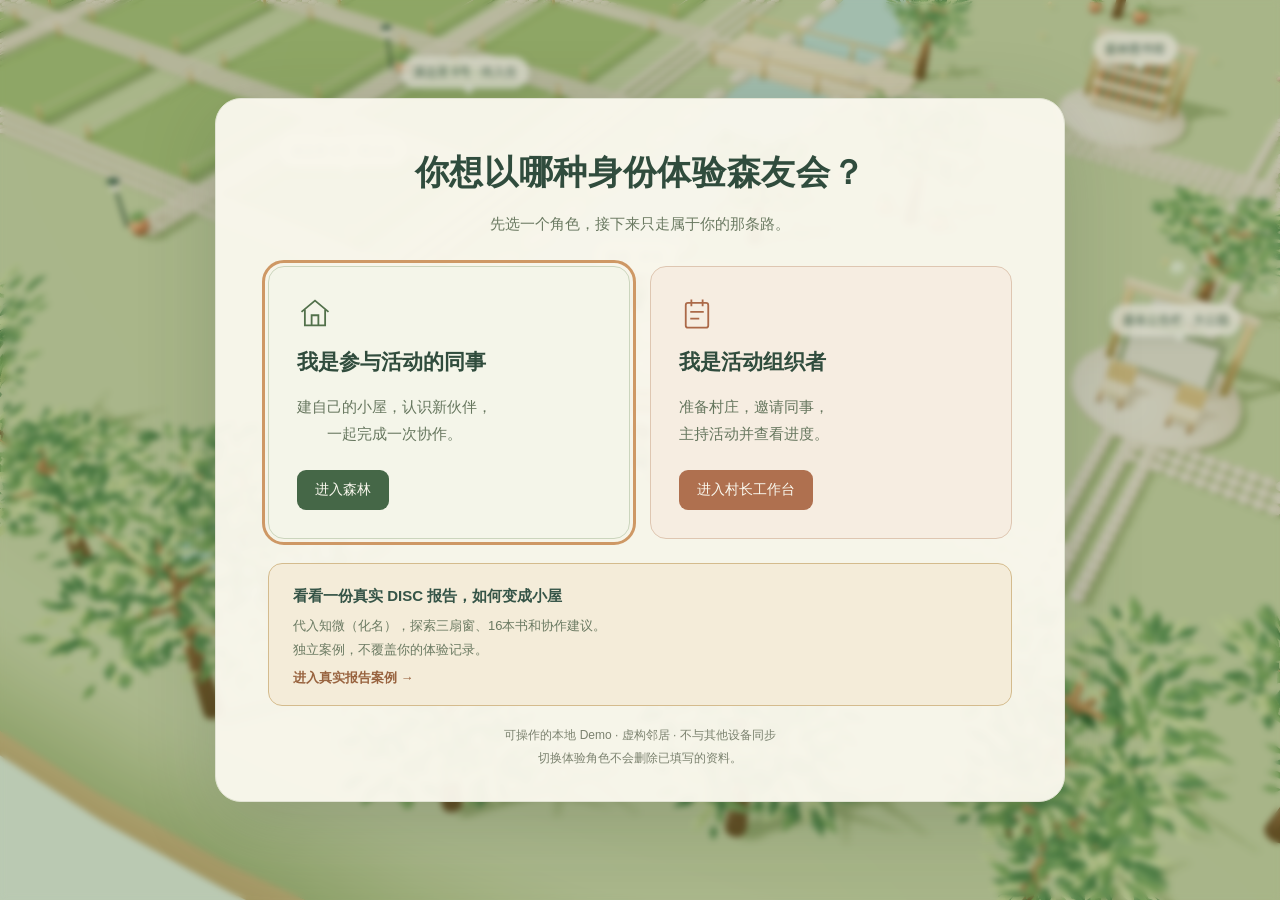
<file: forest/index.html>
<!doctype html>
<html lang="zh-CN">
  <head>
    <meta charset="UTF-8" />
    <meta
      name="viewport"
      content="width=device-width, initial-scale=1, viewport-fit=cover"
    />
    <meta name="theme-color" content="#e9eddd" />
    <meta
      name="description"
      content="蚂蚁森友会：一间小屋，慢慢认识一个人。Blender 3D 互动演示。"
    />
    <title>蚂蚁森友会 · 百蚂村</title>
    <link
      rel="icon"
      href="data:image/svg+xml,%3Csvg xmlns='http://www.w3.org/2000/svg' viewBox='0 0 40 40'%3E%3Ctext y='31' font-size='32'%3E🌱%3C/text%3E%3C/svg%3E"
    />
    <link rel="stylesheet" href="./style.css" />
    <link rel="stylesheet" href="./refinements.css" />
    <link rel="stylesheet" href="./gameplay.css?v=neighbors-v1" />
    <link rel="stylesheet" href="./neighbors.css?v=neighbors-v1" />
    <link rel="stylesheet" href="./share.css?v=postcards-v1" />
    <link rel="stylesheet" href="./villages.css?v=villages-v2" />
    <link rel="stylesheet" href="./lesson.css?v=connections-v2" />
    <link rel="stylesheet" href="./connect.css?v=connections-v2-r2" />
    <link rel="stylesheet" href="./entry.css?v=real-report-v1" />
    <link rel="stylesheet" href="./cognition.css?v=real-report-v1" />
    <script type="importmap">
      {
        "imports": {
          "three": "../vendor/three.module.js",
          "three/addons/": "../vendor/addons/"
        }
      }
    </script>
  </head>
  <body data-experience-role="gate">
    <main id="world" aria-label="可探索的森林世界"></main>
    <header>
      <a class="brand" href="./">森友会<span>一间小屋，慢慢认识一个人</span></a>
      <div class="village-name" id="village-name">百蚂村</div>
      <span id="role-badge"></span>
      <a class="subtle report-case-link" id="report-case-entry" href="?case=bestdisc&amp;v=real-report-v1">真实报告案例</a>
      <button class="subtle" id="report-case-reset" data-action="case-reset" hidden>重新体验案例</button>
      <button class="subtle" id="village-entry">村庄</button>
      <button class="subtle" id="mayor-entry">村长工作台</button>
      <button class="subtle" id="teacher-entry" hidden>活动主持</button>
      <button class="subtle" id="presenter-entry" hidden>演示工具</button>
      <button class="subtle" id="role-switch" data-action="entry-gate">切换体验角色</button>
      <button class="subtle" id="preview-return" data-action="entry-preview-return" hidden>返回村长工作台</button>
    </header>
    <aside id="mission"></aside>
    <div id="village-progress" aria-live="polite"></div>
    <nav id="navigation" aria-label="森林导航"></nav>
    <nav id="house-tools" aria-label="屋内物件"></nav>
    <aside id="camera-tools" aria-label="镜头控制">
      <span id="camera-status">镜头跟随人物</span>
      <div><button data-action="camera-in" aria-label="拉近镜头" title="拉近镜头">＋</button><button data-action="camera-out" aria-label="拉远镜头" title="拉远镜头">－</button><button data-action="camera-reset" title="回到舒适视角，重新跟随人物">镜头复位</button></div>
    </aside>
    <div id="scene-caption"></div>
    <div id="movement-help">
      WASD / 方向键走动 · 点击地面前往 · E 与附近物件互动
    </div>
    <div id="joystick" aria-label="拖动摇杆移动人物"><span></span></div>
    <div id="loading">
      <div class="loader-leaf">✦</div>
      <h1>一片森林，等你入住。</h1>
      <p>正在铺好林间小路……</p>
    </div>
    <div id="panel-root"></div>
    <div id="role-root" hidden></div>
    <div id="toast" role="status" aria-live="polite"></div>
    <div class="demo-label">场景交互版 · 虚构居民 · 本地保存</div>
    <script type="module" src="./app.js?v=real-report-v1"></script>
  </body>
</html>
</file>
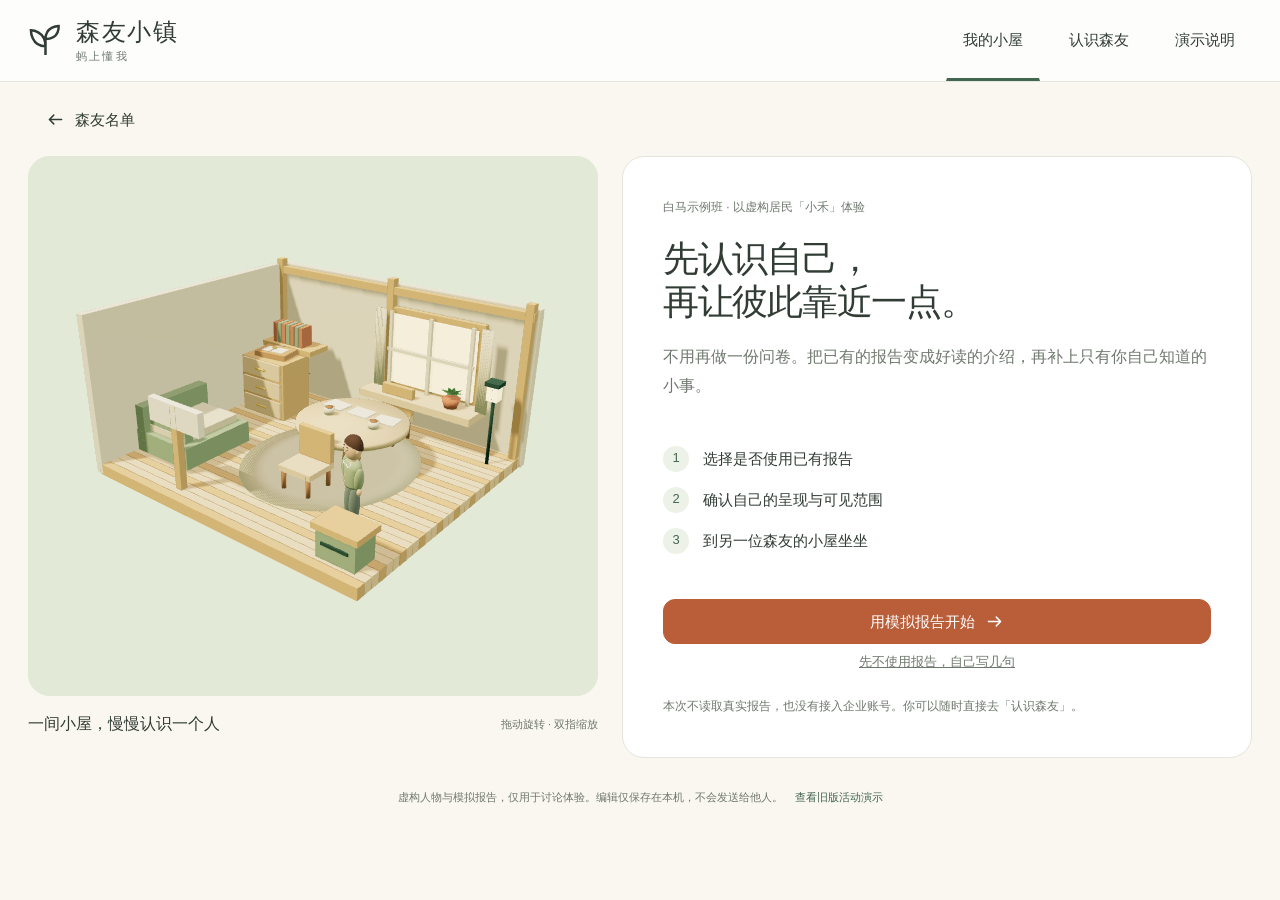
<file: meet.html>
<!doctype html>
<html lang="zh-CN">
<head>
  <meta charset="utf-8"><meta name="viewport" content="width=device-width, initial-scale=1">
  <meta name="theme-color" content="#faf7f0"><meta name="description" content="在温暖的森林小屋中认识自己，认识一起做事的彼此。森友小镇交互演示，全部为虚构人物。">
  <title>蚂上懂我 · 森友小镇</title>
  <link rel="stylesheet" href="./meet.css?v=meet1">
  <script type="importmap">{"imports":{"three":"./vendor/three.module.js","three/addons/":"./vendor/addons/"}}</script>
</head>
<body>
  <a class="skip" href="#content">跳到个人内容</a>
  <header class="site-header"><a class="brand" href="./meet.html"><svg viewBox="0 0 24 24" fill="none" stroke="currentColor" stroke-width="1.7" aria-hidden="true"><path d="M12 22V9m0 7C2 16 2 5 2 5s10 0 10 11Zm0-5C12 2 21 2 21 2s1 9-9 9Z"/></svg><span>森友小镇<small>蚂上懂我</small></span></a><nav aria-label="主导航"><button data-act="mine">我的小屋</button><button data-act="discover">认识森友</button><button data-act="about">演示说明</button></nav></header>
  <main class="shell">
    <div id="context-bar" class="context-bar"></div>
    <div class="layout">
      <aside class="scene-column" aria-label="小屋场景">
        <div id="scene" class="scene"><p id="scene-status" role="status">正在打开森林里的小屋…</p></div>
        <div class="scene-caption"><span id="scene-caption">一间小屋，慢慢认识一个人</span><small>拖动旋转 · 双指缩放</small></div>
        <nav id="places" class="places" aria-label="认识的三个层次"></nav>
      </aside>
      <section id="content" tabindex="-1" aria-label="个人呈现与认识过程"></section>
    </div>
    <footer>虚构人物与模拟报告，仅用于讨论体验。编辑仅保存在本机，不会发送给他人。<a href="./">查看旧版活动演示</a></footer>
  </main>
  <dialog id="modal" aria-labelledby="modal-title"><button class="close" data-act="close" aria-label="关闭对话框">×</button><div id="modal-content"></div></dialog>
  <div id="notice" role="status" aria-live="polite"></div>
  <script type="module" src="./meet-app.js?v=meet1"></script>
</body></html>
</file>
<file: forest/style.css>
@font-face {
  font-family: local-ui;
  src: local("PingFang SC");
}
* {
  box-sizing: border-box;
}
html,
body {
  margin: 0;
  width: 100%;
  height: 100%;
  overflow: hidden;
}
body {
  font-family: local-ui, "Microsoft YaHei", sans-serif;
  color: #2b4638;
  background: #e2ead7;
  font-size: 15px;
}
button,
input,
textarea,
select {
  font: inherit;
}
button,
a,
input,
textarea,
select {
  -webkit-tap-highlight-color: transparent;
}
button {
  cursor: pointer;
  border: 1px solid #cbd1bd;
  border-radius: 12px;
  padding: 12px 18px;
  color: #365640;
  background: #faf8ee;
  min-height: 44px;
  transition:
    background 0.16s,
    transform 0.16s;
}
button:hover {
  background: #e7eedb;
}
button:active {
  transform: translateY(1px);
}
button:focus-visible,
a:focus-visible,
input:focus-visible,
textarea:focus-visible {
  outline: 3px solid #ce9865;
  outline-offset: 3px;
}
button:disabled {
  opacity: 0.5;
  cursor: not-allowed;
}
.primary {
  background: #456747;
  border-color: #456747;
  color: #fff9e9;
}
.primary:hover {
  background: #355b3d;
}
.warm {
  background: #bb7958;
  color: white;
  border-color: #bb7958;
}
.subtle {
  background: #fffaf0bf;
  border-color: #ffffff80;
}
.danger {
  color: #a44536;
}
a {
  color: inherit;
}
h1,
h2,
h3,
p {
  margin: 0;
}
h1 {
  font-size: 34px;
  font-weight: 600;
  letter-spacing: 0.02em;
  line-height: 1.4;
}
h2 {
  font-size: 26px;
  font-weight: 600;
  line-height: 1.45;
}
h3 {
  font-size: 18px;
  font-weight: 600;
  margin-bottom: 12px;
}
p {
  line-height: 1.9;
}
small,
.muted {
  color: #77816e;
  font-size: 13px;
  line-height: 1.75;
}
#world {
  position: absolute;
  inset: 0;
}
#world canvas {
  display: block;
  width: 100%;
  height: 100%;
  touch-action: none;
}
header {
  position: absolute;
  top: 0;
  left: 0;
  right: 0;
  padding: 24px 34px;
  display: flex;
  align-items: center;
  gap: 30px;
  background: linear-gradient(#f5f6e8de, transparent);
  pointer-events: none;
  z-index: 3;
}
header > * {
  pointer-events: auto;
}
.brand {
  font-size: 25px;
  letter-spacing: 0.14em;
  font-weight: 650;
  text-decoration: none;
}
.brand span {
  display: block;
  font-size: 11px;
  font-weight: 400;
  letter-spacing: 0.12em;
  margin-top: 6px;
}
.village-name {
  font-size: 14px;
  border-left: 1px solid #789169;
  padding-left: 26px;
}
#presenter-entry {
  margin-left: auto;
}
#mission {
  position: absolute;
  left: 32px;
  top: 124px;
  width: 295px;
  background: #fffaf1ec;
  border: 1px solid #fff;
  border-radius: 18px;
  padding: 22px;
  box-shadow: 0 12px 45px #32482812;
  z-index: 3;
}
#mission .step {
  font-size: 11px;
  letter-spacing: 0.13em;
  color: #8b957e;
  margin-bottom: 8px;
}
#mission h2 {
  font-size: 21px;
  margin-bottom: 8px;
}
#mission p {
  font-size: 13px;
  margin-bottom: 15px;
}
#mission button {
  width: 100%;
}
#navigation {
  position: absolute;
  bottom: 40px;
  left: 50%;
  transform: translateX(-50%);
  display: flex;
  gap: 7px;
  background: #fffaf0ef;
  padding: 8px;
  border: 1px solid white;
  border-radius: 18px;
  box-shadow: 0 12px 35px #293b2420;
  z-index: 4;
  white-space: nowrap;
}
#navigation button {
  background: transparent;
  border: 0;
  font-size: 13px;
  padding: 10px 17px;
}
#navigation button:hover {
  background: #e8eedc;
}
#scene-caption {
  position: absolute;
  right: 32px;
  bottom: 132px;
  text-align: right;
  pointer-events: none;
  color: #40553b;
  text-shadow: 0 1px 10px white;
  font-size: 14px;
}
#movement-help {
  position: absolute;
  bottom: 14px;
  left: 50%;
  transform: translateX(-50%);
  font-size: 11px;
  white-space: nowrap;
  color: #4e6549;
}
.demo-label {
  position: absolute;
  bottom: 14px;
  right: 22px;
  font-size: 10px;
  color: #68805e;
  pointer-events: none;
}
.pins {
  position: absolute;
  inset: 0;
  pointer-events: none;
  overflow: hidden;
}
.world-pin {
  position: absolute;
  top: 0;
  left: 0;
  pointer-events: auto;
  border: 1px solid #ffffffdf;
  border-radius: 20px;
  background: #fff9eada;
  padding: 6px 11px;
  min-height: 32px;
  font-size: 11px;
  box-shadow: 0 3px 14px #263d2520;
  white-space: nowrap;
}
.world-pin:after {
  content: "";
  position: absolute;
  bottom: -5px;
  left: 50%;
  width: 8px;
  height: 8px;
  background: #f7f5e7;
  transform: rotate(45deg);
}
.world-pin.near {
  background: #43684a;
  color: white;
}
.pins [hidden] {
  display: none;
}
#loading {
  position: absolute;
  inset: 0;
  display: flex;
  flex-direction: column;
  align-items: center;
  justify-content: center;
  gap: 20px;
  background: #eef0e1;
  z-index: 20;
  text-align: center;
  padding: 30px;
}
.loader-leaf {
  font-size: 55px;
  color: #739b5e;
  animation: breathe 2s infinite;
}
@keyframes breathe {
  50% {
    transform: scale(1.15);
    opacity: 0.5;
  }
}
.scrim {
  position: absolute;
  inset: 0;
  background: #26372c35;
  backdrop-filter: blur(4px);
  z-index: 10;
  display: flex;
  align-items: center;
  justify-content: center;
  padding: 26px;
}
.panel {
  background: #fcf9ee;
  border: 1px solid #fffef7;
  border-radius: 22px;
  box-shadow: 0 25px 90px #192d3030;
  max-height: calc(100dvh - 52px);
  width: min(620px, 100%);
  display: flex;
  flex-direction: column;
  overflow: hidden;
}
.panel.wide {
  width: min(990px, 100%);
}
.panel-head {
  padding: 25px 30px 18px;
  display: flex;
  gap: 20px;
  align-items: flex-start;
  border-bottom: 1px solid #e3e6d7;
}
.panel-head > div {
  flex: 1;
}
.panel-head .close {
  border: 0;
  background: #ecefdf;
  width: 42px;
  min-height: 42px;
  padding: 0;
  border-radius: 50%;
  font-size: 22px;
}
.panel-body {
  overflow: auto;
  padding: 26px 30px;
  overscroll-behavior: contain;
  scroll-behavior: smooth;
}
.panel-foot {
  padding: 18px 30px;
  border-top: 1px solid #e0e4d5;
  display: flex;
  flex-wrap: wrap;
  gap: 10px;
  justify-content: flex-end;
}
.actions {
  display: flex;
  gap: 10px;
  flex-wrap: wrap;
  margin-top: 20px;
}
.actions button {
  flex-grow: 1;
}
.notice {
  padding: 14px 17px;
  background: #edf0e1;
  border-radius: 12px;
  line-height: 1.85;
  font-size: 13px;
  margin: 16px 0;
}
.quote {
  font-size: 23px;
  line-height: 1.65;
  padding: 20px 0;
  letter-spacing: 0.01em;
}
.section {
  padding: 20px 0;
  border-top: 1px solid #e0e4d5;
}
.section:first-child {
  border-top: 0;
  padding-top: 0;
}
.section > p {
  white-space: pre-wrap;
  overflow-wrap: anywhere;
}
.tags {
  display: flex;
  gap: 8px;
  flex-wrap: wrap;
  margin: 14px 0;
}
.tag {
  border-radius: 20px;
  background: #e8eddf;
  font-size: 12px;
  padding: 7px 12px;
}
.portrait {
  width: 65px;
  height: 65px;
  border-radius: 50%;
  background: #dfe8d4;
  display: grid;
  place-items: center;
  font-size: 27px;
  color: #fff;
  flex-shrink: 0;
  border: 5px solid #fffaf0;
  box-shadow: 0 2px 12px #53694d20;
}
.person-heading {
  display: flex;
  gap: 17px;
  align-items: center;
  margin-bottom: 15px;
}
.person-heading h3 {
  margin-bottom: 4px;
}
.field {
  display: block;
  margin-bottom: 22px;
}
.field-title {
  display: flex;
  align-items: center;
  justify-content: space-between;
  margin-bottom: 9px;
  font-weight: 550;
}
.field small {
  display: block;
  margin: 7px 0;
}
.field input[type="text"],
.field textarea,
.field select,
.search {
  width: 100%;
  border: 1px solid #cfd7c2;
  border-radius: 10px;
  padding: 13px 14px;
  background: #fffdf7;
  color: #2b4638;
  line-height: 1.7;
}
.field textarea {
  resize: vertical;
  min-height: 95px;
}
.field .privacy {
  font-size: 12px;
  font-weight: 400;
  color: #78836e;
}
.field input[type="checkbox"] {
  accent-color: #4b704a;
}
.columns {
  display: grid;
  grid-template-columns: 1fr 1fr;
  gap: 22px;
}
.suggestions {
  display: flex;
  gap: 6px;
  flex-wrap: wrap;
  margin-top: 9px;
}
.suggestions button {
  font-size: 12px;
  padding: 5px 10px;
  min-height: 30px;
  background: #f0f1e5;
}
.progress {
  display: flex;
  gap: 6px;
  margin-bottom: 24px;
}
.progress span {
  height: 4px;
  flex: 1;
  background: #e2e7d4;
}
.progress span.active {
  background: #82956b;
}
.book {
  background: #f8f2df;
}
.book .panel-body {
  background: linear-gradient(90deg, #fbf5e6 49.8%, #d9d0b750%, #f8f2df50.3%);
}
.book-spread {
  display: grid;
  grid-template-columns: 1fr 1fr;
  gap: 65px;
}
.book-title {
  font-family: serif;
  font-size: 36px;
  line-height: 1.6;
  margin-bottom: 20px;
}
.chapter {
  display: flex;
  gap: 6px;
  flex-wrap: wrap;
  margin-bottom: 22px;
}
.chapter button {
  border: 0;
  padding: 7px 11px;
  min-height: 32px;
  background: #eae8d7;
  font-size: 12px;
}
.book .section h3 {
  color: #976e49;
  font-size: 14px;
}
.book .section p {
  font-size: 16px;
  line-height: 2;
}
.resident-grid {
  display: grid;
  grid-template-columns: 1fr 1fr;
  gap: 18px;
}
.resident-card {
  border: 1px solid #dfe3d2;
  background: #fffdf4;
  border-radius: 16px;
  padding: 22px;
}
.resident-card p {
  font-size: 13px;
}
.resident-card .wish-line {
  background: #f4e6d8;
  border-radius: 10px;
  padding: 12px;
  margin-top: 14px;
  min-height: 65px;
}
.toolbar {
  display: flex;
  gap: 10px;
  margin-bottom: 20px;
  flex-wrap: wrap;
}
.toolbar .search {
  flex: 1;
  min-width: 120px;
}
.toolbar select {
  border: 1px solid #ccd5c0;
  border-radius: 10px;
  background: #f5f6ec;
  padding: 10px;
}
.result-row {
  padding: 17px 0;
  border-bottom: 1px solid #e1e5d7;
}
.result-row strong {
  display: block;
  margin-bottom: 6px;
}
.result-row .actions {
  margin-top: 12px;
}
.result-row small {
  display: block;
}
.big-number {
  font-size: 38px;
  color: #95744d;
}
.gifts {
  display: grid;
  grid-template-columns: 1fr 1fr;
  gap: 14px;
}
.item {
  padding: 18px;
  border: 1px solid #dde3d0;
  border-radius: 14px;
}
.item h3 {
  font-size: 16px;
}
.item p {
  font-size: 13px;
}
.item button {
  width: 100%;
  margin-top: 12px;
}
.map-links {
  display: grid;
  grid-template-columns: 1fr 1fr;
  gap: 12px;
}
.map-links button {
  text-align: left;
  padding: 18px;
}
.map-links span {
  display: block;
  font-size: 11px;
  opacity: 0.65;
  margin-top: 6px;
}
.empty {
  padding: 35px 15px;
  text-align: center;
  color: #7b8572;
  line-height: 1.8;
}
.checkline {
  display: flex;
  align-items: flex-start;
  gap: 10px;
  line-height: 1.8;
  margin: 15px 0;
}
.checkline input {
  margin-top: 6px;
}
.story-list {
  counter-reset: story;
}
.story-list button {
  display: block;
  width: 100%;
  text-align: left;
  margin: 8px 0;
}
.story-list button:before {
  counter-increment: story;
  content: counter(story) " / ";
  color: #8b977b;
  margin-right: 10px;
}
#toast {
  position: absolute;
  z-index: 40;
  left: 50%;
  bottom: 120px;
  transform: translate(-50%, 15px);
  background: #324e3d;
  color: #fff9e8;
  border-radius: 12px;
  padding: 13px 22px;
  max-width: calc(100% - 30px);
  box-shadow: 0 8px 40px #203b3030;
  opacity: 0;
  pointer-events: none;
  font-size: 13px;
  transition: 0.2s;
  text-align: center;
}
#toast.show {
  opacity: 1;
  transform: translate(-50%, 0);
}
#joystick {
  display: none;
  touch-action: none;
}
body.panel-open #joystick {
  pointer-events: none;
  opacity: 0.2;
}
#qr svg {
  width: 190px;
  height: 190px;
  background: white;
  padding: 10px;
}
#qr {
  text-align: center;
  margin: 20px;
}
.hidden {
  display: none !important;
}
@media (max-width: 700px) {
  header {
    padding: 17px 18px;
    gap: 10px;
  }
  .brand {
    font-size: 22px;
  }
  .brand span {
    font-size: 9px;
  }
  .village-name {
    font-size: 11px;
    padding-left: 10px;
  }
  #presenter-entry {
    font-size: 11px;
    padding: 8px 10px;
    min-height: 35px;
  }
  #mission {
    left: 16px;
    top: 99px;
    width: 218px;
    padding: 16px;
    border-radius: 15px;
  }
  #mission h2 {
    font-size: 18px;
  }
  #mission p {
    font-size: 12px;
    margin-bottom: 10px;
  }
  #mission .step {
    font-size: 10px;
  }
  #mission button {
    min-height: 38px;
    padding: 8px 12px;
    font-size: 12px;
  }
  #navigation {
    bottom: 31px;
    width: calc(100% - 24px);
    gap: 0;
    padding: 5px;
    justify-content: space-around;
  }
  #navigation button {
    padding: 8px;
    font-size: 11px;
    min-height: 40px;
  }
  #movement-help {
    bottom: 12px;
    font-size: 9px;
  }
  #scene-caption {
    right: 16px;
    bottom: 106px;
    font-size: 11px;
    max-width: 210px;
  }
  .demo-label {
    display: none;
  }
  .world-pin {
    font-size: 10px;
    min-height: 29px;
    padding: 5px 8px;
  }
  .scrim {
    padding: 12px;
    align-items: center;
  }
  .panel {
    max-height: calc(100dvh - 24px);
    border-radius: 18px;
  }
  .panel-head {
    padding: 20px 20px 15px;
  }
  .panel-head h2 {
    font-size: 23px;
  }
  .panel-body {
    padding: 20px;
  }
  .panel-foot {
    padding: 15px 20px;
  }
  .panel-head .close {
    width: 35px;
    min-height: 35px;
  }
  .columns,
  .resident-grid,
  .book-spread {
    grid-template-columns: 1fr;
    gap: 16px;
  }
  .book .panel-body {
    background: #faf4e4;
  }
  .book-title {
    font-size: 28px;
  }
  .book-spread .section {
    padding-top: 15px;
  }
  .book-spread > div + div {
    border-top: 1px solid #d7d4bd;
    padding-top: 22px;
  }
  .quote {
    font-size: 21px;
  }
  .gifts {
    gap: 10px;
  }
  .item {
    padding: 13px;
  }
  .map-links {
    grid-template-columns: 1fr;
  }
  .toolbar select {
    max-width: 125px;
  }
  #joystick {
    position: absolute;
    display: grid;
    place-items: center;
    width: 85px;
    height: 85px;
    bottom: 110px;
    left: 20px;
    border-radius: 50%;
    background: #fbf8e977;
    border: 1px solid #fff9;
    z-index: 5;
  }
  #joystick span {
    width: 36px;
    height: 36px;
    border-radius: 50%;
    background: #789166b8;
    border: 2px solid #fff8;
    pointer-events: none;
  }
  .book .section p {
    font-size: 15px;
  }
  .portrait {
    width: 53px;
    height: 53px;
    font-size: 23px;
  }
  .actions button {
    padding: 11px 12px;
  }
  h1 {
    font-size: 27px;
  }
}
@media (prefers-reduced-motion: reduce) {
  * {
    animation: none !important;
    scroll-behavior: auto !important;
    transition: none !important;
  }
}
</file>
<file: forest/refinements.css>
.chapter button.primary {
  background: #456747;
  color: #fff9e9;
}
#house-tools {
  display: none;
}
.garden-grid {
  display: grid;
  grid-template-columns: repeat(3, 1fr);
  gap: 8px;
  margin: 15px auto 22px;
  max-width: 300px;
}
.garden-grid button {
  border-radius: 12px;
  height: 58px;
  background: #e8e8d5;
  border: 1px dashed #afbda0;
  font-size: 12px;
}
.garden-grid button.planted {
  background: #d0dfb8;
  border-style: solid;
  color: #3b663d;
}
.scrim:has(.welcome-panel) {
  background: transparent;
  backdrop-filter: none;
  justify-content: flex-start;
  padding-left: 6vw;
  pointer-events: none;
}
.welcome-panel {
  width: 410px;
  pointer-events: auto;
  background: #fcf9eef2;
}
.welcome-panel .quote {
  font-size: 23px;
}
body:has(.welcome-panel) #mission {
  visibility: hidden;
}
body:has(.welcome-panel) #navigation {
  opacity: 0.4;
  pointer-events: none;
}
.gifts .disabled {
  opacity: 0.45;
  pointer-events: none;
}
.chapter button:focus-visible {
  outline: 3px solid #ad794e;
}
@media (max-width: 700px) {
  body[data-scene="home"] .pins {
    display: none;
  }
  body[data-scene="home"] #house-tools {
    position: absolute;
    left: 16px;
    right: 16px;
    bottom: 220px;
    display: flex;
    gap: 3px;
    justify-content: space-between;
    z-index: 4;
  }
  #house-tools button {
    padding: 8px 7px;
    font-size: 11px;
    min-height: 38px;
    background: #fffaf0df;
    border-color: #fff8;
    border-radius: 9px;
  }
  body[data-scene="home"] #mission {
    width: calc(100% - 32px);
    padding: 12px 15px;
    display: grid;
    grid-template-columns: 1fr 100px;
    gap: 4px 12px;
    align-items: center;
  }
  body[data-scene="home"] #mission .step {
    grid-column: 1;
    margin: 0;
    font-size: 9px;
  }
  body[data-scene="home"] #mission h2 {
    grid-column: 1;
    font-size: 15px;
    margin: 0;
  }
  body[data-scene="home"] #mission p {
    display: none;
  }
  body[data-scene="home"] #mission button {
    grid-column: 2;
    grid-row: 1/3;
    font-size: 10px;
    padding: 8px;
    line-height: 1.6;
  }
  .scrim:has(.welcome-panel) {
    padding: 12px;
    align-items: flex-end;
    padding-bottom: 88px;
  }
  .welcome-panel {
    width: 100%;
    max-height: 66dvh;
  }
  .welcome-panel .quote {
    font-size: 20px;
  }
  .welcome-panel .panel-head {
    padding-bottom: 12px;
  }
  .welcome-panel .panel-body {
    padding-top: 12px;
  }
  .welcome-panel .notice {
    margin-bottom: 0;
  }
  body:has(.welcome-panel) .pins {
    opacity: 0.7;
  }
}
.panel p, .panel h3, .panel .tag { overflow-wrap: anywhere; min-width: 0; }
.panel .tag { max-width: 100%; }
</file>
<file: forest/gameplay.css>
/* The world is the primary interface. Only nearby interactions open reading UI. */
#house-tools { display:none !important; }
#world {touch-action:none;}
#world canvas {cursor:grab;}
#world canvas:active {cursor:grabbing;}
#camera-tools {position:absolute;z-index:3;right:24px;top:100px;text-align:right;}
#camera-tools span {display:block;font-size:11px;color:#426045;margin:0 4px 8px;}
#camera-tools div {display:flex;gap:5px;}
#camera-tools button {background:#fffaf0e8;padding:8px 12px;font-size:12px;min-width:44px;}
body.panel-open #camera-tools {visibility:hidden;}
#movement-help {background:#fff9e8df;border-radius:12px;padding:6px 10px;}
#mission, body[data-scene="home"] #mission { top:94px;bottom:auto;left:24px;width:300px;padding:15px 20px;display:block;pointer-events:none;background:#fffaf0e8; }
#mission h2 { font-size:19px;margin:5px 0; }
#mission p { font-size:12px;line-height:1.7;margin:0; }
#mission .step { font-size:10px; }
#navigation { width:auto;left:auto;right:24px;bottom:45px;transform:none; }
#navigation [hidden] { display:none; }
.scrim:has(.npc-dialog) { background:transparent;backdrop-filter:none;align-items:flex-end;padding-bottom:40px; }
.npc-dialog { width:720px;max-height:56dvh;background:#fff9e9f5;border:2px solid #c7ba94;border-radius:28px; }
.npc-dialog .panel-head { padding:18px 28px 12px; }
.npc-dialog .panel-body { padding:14px 28px; }
.npc-dialog .quote { font-size:22px;line-height:1.65; }
.npc-dialog .panel-foot { padding:12px 28px 18px; }
.station-panel { width:600px; }
.scrim { backdrop-filter:none; background:#253d252b; }
.scrim:has(.station-panel) { background:transparent;align-items:center;justify-content:flex-end;padding:20px 30px; }
.station-panel { width:490px;max-height:82dvh;background:#fffaf0f5; }
.station-intro { color:#65755f; margin-bottom:16px; }
.station-checklist p { padding:12px;border-bottom:1px solid #e1ddcd; }
.world-pin { max-width:170px;white-space:normal;font-size:12px;transition:background .16s; }
.world-pin.near { background:#385f41;color:#fff8e8;box-shadow:0 0 0 4px #fcf3c977; }
.world-pin.distant {width:18px;min-height:18px;height:18px;padding:0;font-size:0;border:3px solid #fff7df;background:#738d65;box-shadow:0 1px 4px #23332166;}
.world-pin.distant:after {display:none;}
.world-pin.distant[data-stage="empty"] {width:8px;height:8px;min-height:8px;border:1px solid #f6efd8aa;background:#879c7399;border-radius:2px;box-shadow:none;}
.world-pin.distant[data-stage="claimed"],.world-pin.distant[data-stage="building"],.world-pin.distant[data-stage="decorating"] {background:#bb8b58;}
.world-pin.distant:hover,.world-pin.distant:focus-visible {width:auto;height:auto;font-size:11px;padding:5px 10px;color:#fff9e8;}
.player-label { position:absolute;left:0;top:0;pointer-events:none;padding:4px 9px;border-radius:12px;background:#bd7850;color:#fff8e8;font-size:11px;box-shadow:0 2px 8px #453c2633; }
.player-label[hidden] { display:none; }
body.panel-open #mission, body.panel-open #navigation { visibility:hidden; }
body[data-scene="home"] .pins { display:block; }
#village-progress {position:absolute;left:24px;top:235px;font-size:11px;color:#426045;background:#fffaf0dc;border-radius:12px;padding:7px 11px;pointer-events:none;}
.world-pin.zone-pin {background:#3f624de0;color:#fff9e9;border:0;font-size:13px;letter-spacing:1px;box-shadow:none;pointer-events:none;}
.world-pin.zone-pin:after {display:none;}
body.panel-open #village-progress {visibility:hidden;}
@media(max-width:700px) {
  #village-progress {top:193px;left:12px;font-size:9px;padding:5px 9px;max-width:210px;}
  .world-pin.zone-pin {font-size:10px;max-width:100px;}
  .world-pin.distant {width:9px;height:9px;min-height:9px;border-width:2px;padding:0;font-size:0;}
  .world-pin.distant:hover {width:9px;height:9px;font-size:0;padding:0;}
  #camera-tools {top:176px;right:12px;}
  #camera-tools span {font-size:10px;}
  #camera-tools button {padding:7px 9px;font-size:11px;}
  #mission,body[data-scene="home"] #mission { top:78px;left:12px;width:240px;padding:10px 14px; }
  #mission h2,body[data-scene="home"] #mission h2 { font-size:15px; }
  #mission p,body[data-scene="home"] #mission p { display:block;font-size:10px; }
  #navigation { left:auto;right:12px;bottom:52px;max-width:220px;flex-wrap:wrap;justify-content:flex-end; }
  #navigation button { font-size:12px;padding:10px 13px; }
  .world-pin { padding:6px 9px;font-size:10px;max-width:130px;min-height:32px; }
  .scrim:has(.npc-dialog) { padding:12px 12px 28px; }
  .npc-dialog { max-height:65dvh;border-radius:22px; }
  .npc-dialog .panel-head,.npc-dialog .panel-body,.npc-dialog .panel-foot { padding:14px 18px; }
  .npc-dialog .quote { font-size:17px; }
  .scrim:has(.station-panel) {padding:12px;align-items:flex-end;}
  .station-panel {width:100%;max-height:75dvh;}
  #movement-help { width:calc(100% - 24px);max-width:360px;font-size:10px;white-space:normal;text-align:center;line-height:1.5; }
  #scene-caption { display:none; }
}
</file>
<file: forest/neighbors.css>
.eyebrow {display:block;font-size:12px;color:#68795a;letter-spacing:.06em;margin-bottom:10px;}
.conversation-invite,.question-card {padding:22px;border:1px solid #e1d9c7;border-radius:18px;background:linear-gradient(135deg,#fbf4e6,#eef2e5);margin-bottom:16px;}
.conversation-invite h3,.question-card h3 {font-size:22px;line-height:1.5;margin:6px 0 12px;color:#354d3b;}
.question-card .actions {margin:16px 0;}
.question-card textarea {min-height:110px;}
.profile-direct,.demo-scope {padding:15px 0;border-top:1px solid #e1ddce;margin-top:20px;}
summary {cursor:pointer;color:#4b664d;line-height:1.6;}
.demo-scope p {font-size:13px;color:#6a7563;margin-top:12px;}
.space-guide {border-left:3px solid #93a37a;background:#f1f3e8;padding:16px 20px;margin-bottom:24px;border-radius:0 14px 14px 0;}
.space-guide h3 {font-size:19px;margin:0 0 10px;}
.space-guide ol {display:grid;grid-template-columns:repeat(3,1fr);gap:24px;padding-left:20px;margin:12px 0 0;font-size:13px;}
.role-cards {display:grid;grid-template-columns:1fr 1fr;gap:12px;margin:18px 0;}
.role-cards article {background:#f5eedf;border:1px solid #ded7c4;border-radius:14px;padding:16px;}
.garden-grid .path-cell {border-style:dashed;border-width:2px;}
.garden-check {padding:12px;background:#eef1e5;border-radius:10px;}
.gift-letter {background:#fff6e7;border:1px solid #ead8b8;border-radius:16px;padding:20px;margin:14px 0;}
.gift-letter strong {display:block;}
.mail-notice {color:#9b542b!important;border-top:1px solid #d8d3bc;margin-top:10px;padding-top:9px;}
.photo-map {height:250px;position:relative;border:1px solid #cbd2b5;border-radius:22px;background:radial-gradient(circle at 20% 70%,#b5ca8e 0 12%,transparent 13%),radial-gradient(circle at 75% 20%,#a9c293 0 15%,transparent 16%),#e1e9ce;overflow:hidden;margin:18px 0 8px;}
.map-river {position:absolute;width:16%;height:150%;background:#b1d5d2;transform:rotate(16deg);left:43%;top:-25%;border:5px solid #f2e5c9;}
.map-spot {position:absolute;transform:translate(-50%,-50%);padding:8px 10px;border-radius:12px;font-size:12px;max-width:135px;box-shadow:0 2px 8px #4a624526;}
.map-spot span {display:block;color:#607742;}
.map-spot.mine {background:#b97b52;color:white;}.map-spot.mine span {color:#fff1cb;}
.map-contributions {display:grid;gap:10px;grid-template-columns:repeat(auto-fit,minmax(170px,1fr));margin:20px 0;}
.map-contributions .result-row {padding:15px;border:1px solid #dedcc9;border-radius:12px;margin:0;}
@media(max-width:700px) {
 .conversation-invite,.question-card {padding:16px;}.conversation-invite h3,.question-card h3 {font-size:19px;}
 .space-guide {padding:14px;}.space-guide ol {display:block;}.space-guide li+li {margin-top:6px;}
 .role-cards {grid-template-columns:1fr;}.photo-map {height:240px;}.map-spot {font-size:10px;padding:6px;max-width:88px;}
 .map-contributions {grid-template-columns:1fr;}
 #navigation {max-width:250px;}
}
</file>
<file: forest/share.css>
.share-panel { max-width: 1050px; }
.share-layout { display: grid; grid-template-columns: minmax(240px,.85fr) minmax(260px,1fr); gap: 30px; align-items: start; }
.share-settings p { margin-top: 0; }
.share-fields { margin: 20px 0; padding: 12px 0; border: 0; border-top: 1px solid #d9dfd0; }
.share-fields legend { font-size: 16px; font-weight: 600; }
.share-fields .checkline, .share-consent { align-items: flex-start; line-height: 1.6; }
.share-consent { margin: 22px 0 12px; }
.share-preview { padding: 12px; background: #e6eadb; border-radius: 12px; }
#share-image { min-height: 150px; display: grid; place-items: center; color: #54664e; }
#share-image img { display: block; width: 100%; height: auto; border-radius: 4px; box-shadow: 0 8px 22px #3f513726; -webkit-touch-callout: default; user-select: auto; }
#share-status { font-size: 13px; line-height: 1.65; color: #586b54; }
.share-review { max-width: 530px; margin: auto; }
.share-choices { display: flex; gap: 12px; flex-wrap: wrap; margin: 24px 0; }
.share-panel button:disabled { opacity: .45; cursor: not-allowed; }
@media(max-width: 640px) {
  .share-layout { grid-template-columns: 1fr; gap: 20px; }
  .share-preview { grid-row: 1; }
  .share-panel .panel-foot { flex-wrap: wrap; }
  .share-panel .panel-foot button { flex: 1 1 130px; }
  .share-panel .panel-body { padding: 18px; }
}
</file>
<file: forest/villages.css>
/* Mayor workspace: cream paper, sage rail, quiet tables. Game artwork is unchanged. */
.scrim:has(.mayor-panel){padding:0}
#mission button{pointer-events:auto}
@media(max-width:700px){
  #mission,body[data-scene="home"] #mission{width:calc(100vw - 150px);max-width:240px}
  #camera-tools{top:88px;right:12px;width:110px}
  #camera-tools div{display:grid;grid-template-columns:1fr 1fr;gap:6px}
  #camera-tools button:last-child{grid-column:1/-1}
  #camera-tools span{font-size:10px}
  #mission .arrival-note{font-size:11px!important}
}
.mayor-sidebar .field{min-width:0}
.mayor-panel{width:100vw!important;max-width:none!important;height:100dvh!important;max-height:none!important;border-radius:0!important;background:#faf8f1!important;color:#304c3d}
.mayor-panel .panel-head{min-height:76px;padding:18px 28px;border-bottom:1px solid #dddccc;background:#faf8f1}
.mayor-panel .panel-head h2{font:500 28px/1.3 Georgia,'Songti SC',serif}
.mayor-panel .panel-head .close{position:static;width:auto;height:auto;padding:10px 22px;border:1px solid #b96d49;border-radius:8px;color:#a65e3d;background:transparent;font-size:16px}
.mayor-panel .panel-body{padding:0;overflow:hidden;flex:1;min-height:0}
.mayor-workspace{display:grid;grid-template-columns:242px minmax(0,1fr);height:100%}
.mayor-sidebar{background:#e6ebdf;padding:28px 24px;overflow:auto;display:flex;flex-direction:column}
.mayor-sidebar h2{font:600 32px/1.4 Georgia,'Songti SC',serif;margin:0 0 24px}
.mayor-sidebar .field{margin:0}.mayor-sidebar select{width:100%;font:inherit;background:#fcfaf3;border:1px solid #bdc7b4;border-radius:7px;padding:10px}
.mayor-sidebar>p{font-size:14px;margin:10px 0 25px}.mayor-sidebar nav{display:grid;gap:8px}
.mayor-sidebar nav button{background:transparent;border:0;border-radius:7px;text-align:left;padding:15px 16px;font-size:17px;color:#304c3d;position:relative;white-space:normal}
.mayor-sidebar nav button.selected{background:#d8dfce}.mayor-sidebar nav button.selected:before{content:'';position:absolute;left:0;top:9px;bottom:9px;width:4px;background:#b96d49;border-radius:4px}
.mayor-identity{border-top:1px solid #cdd7c3;margin-top:auto;padding-top:20px;display:grid;gap:8px;font-size:14px}.mayor-identity small{color:#67775e}.mayor-identity button{font-size:13px;padding:8px;background:transparent}
.mayor-main{overflow:auto;padding:34px;min-width:0;overscroll-behavior:contain}
.admin-heading{display:flex;justify-content:space-between;align-items:center;gap:18px;margin-bottom:24px}.admin-heading h1{font:600 40px/1.25 Georgia,'Songti SC',serif;margin:0 0 12px}.admin-heading p{font-size:18px;margin:0;line-height:1.6}
.admin-demo-note{background:#edf0e5;border-radius:7px;padding:10px 14px;font-size:13px;line-height:1.6;max-width:260px}
.admin-stats{display:grid;grid-template-columns:repeat(3,1fr) 1.25fr;border:1px solid #dad8c9;border-radius:10px;padding:24px 12px;margin:0 0 20px;background:#fcfaf4}
.admin-stats>div{padding:0 22px;border-right:1px solid #dedccd}.admin-stats>div:last-child{border:0}.admin-stats span{display:block;font-size:16px}.admin-stats strong{font:500 46px/1.6 Georgia,serif;margin-right:10px}.admin-stats small{color:#6c7365}
.admin-stat-actions{display:flex;flex-direction:column;justify-content:center;gap:9px}.admin-stat-actions button{width:100%}
.mayor-main button{font-family:inherit;font-size:15px;border-radius:8px;padding:10px 14px;line-height:1.5}.mayor-main button.primary{background:#b9714d;border-color:#b9714d;color:#fffaf1}
.admin-overview{display:grid;grid-template-columns:minmax(0,1.7fr) minmax(240px,1fr);gap:18px}.admin-overview>section,.share-route{border:1px solid #dfddcf;border-radius:10px;padding:22px;background:#fcfaf4}
.mayor-main h3{font:600 24px/1.4 Georgia,'Songti SC',serif;margin:0 0 18px}.mayor-main>section{margin-top:22px}.mayor-main>p,.mayor-main section>p{line-height:1.8}.mayor-main h4{font-size:18px}
.admin-table-wrap{max-width:100%;overflow:auto}.mayor-main table{width:100%;border-collapse:separate;border-spacing:0;border:1px solid #dddccd;border-radius:6px;overflow:hidden;font-size:15px;text-align:left}
.mayor-main th{background:#f0efe6;font-weight:500}.mayor-main td,.mayor-main th{padding:14px 16px;border-bottom:1px solid #e1dfd3;line-height:1.55;white-space:normal}.mayor-main tr:last-child td{border-bottom:0}.mayor-main td small{display:block;font-size:12px;color:#73796b}.mayor-main td button{font-size:13px;padding:6px 9px}
.admin-rules ol{padding-left:24px;display:grid;gap:28px;line-height:1.8}.admin-rules li::marker{color:#b96d49;font-size:20px}.share-route{margin-top:20px}.share-route>div{display:flex;align-items:center;gap:14px}.share-route span{background:#f2f0e7;border-radius:8px;padding:16px;flex:1;text-align:center;font-size:15px}.share-route i{font-style:normal;color:#b96d49;font-size:26px}
.mayor-main label.field{margin:18px 0}.mayor-main .columns{gap:20px}.mayor-main .notice{background:#edf0e5;border:0;border-radius:8px;line-height:1.8}.mayor-main section .result-row{border-bottom:1px solid #dddccd}
.admin-log p{font-size:14px}.role-options{display:grid;gap:12px;margin:24px 0}.village-list article{display:flex;justify-content:space-between;align-items:center;gap:22px;border-bottom:1px solid #d7dccb;padding:22px 0}.village-list h3{margin:0 0 8px}.village-list p{margin:0 0 8px}.village-list small{line-height:1.7}.village-list button{flex-shrink:0}
.share-route i{display:flex;align-items:center}
.disclosure-list{display:grid;grid-template-columns:1fr 1fr;gap:12px;margin:20px 0}.disclosure-list>label{display:flex;align-items:flex-start;gap:12px;padding:16px;border:1px solid #d5dbc9;border-radius:9px;cursor:pointer}.disclosure-list input{margin-top:5px;flex-shrink:0;width:18px;height:18px;accent-color:#527352}.disclosure-list strong{display:block;font-size:15px;margin-bottom:6px}.disclosure-list small{display:block;color:#687760;line-height:1.7;max-height:100px;overflow:auto;white-space:pre-wrap;overflow-wrap:anywhere}
.invite-qr{width:250px;max-width:80%;margin:18px auto}.invite-qr svg{width:100%;height:auto;display:block}.invite-link{display:inline-block;padding:14px 20px;border-radius:8px;text-decoration:none}.village-content{margin:24px 0;border-top:1px solid #d5dbc9;padding-top:20px}.village-content article{margin:16px 0;padding:18px;background:#edf0e5;border-radius:10px}.village-content p{white-space:pre-wrap;overflow-wrap:anywhere}
.arrival-note{font-size:13px!important;border-top:1px solid #becab2;padding-top:10px!important}.arrival-note button{font-size:13px;padding:6px 9px;margin-top:8px}.sr-only{position:absolute;width:1px;height:1px;padding:0;margin:-1px;overflow:hidden;clip:rect(0,0,0,0);white-space:nowrap;border:0}
header #village-entry,header #mayor-entry{padding:8px 12px;font-size:13px}header #presenter-entry{font-size:12px}
@media(max-width:1050px){.mayor-workspace{grid-template-columns:210px minmax(0,1fr)}.mayor-main{padding:24px}.admin-heading{display:block}.admin-demo-note{display:inline-block;margin-top:12px}.admin-stats{grid-template-columns:repeat(3,1fr)}.admin-stat-actions{grid-column:1/-1;flex-direction:row;margin-top:16px;padding-top:16px!important;border-top:1px solid #dddccd!important}.admin-overview{grid-template-columns:1fr}.admin-heading h1{font-size:34px}.admin-rules ol{gap:10px}}
@media(max-width:650px){header .brand span{display:none}header .brand{font-size:17px}header .village-name{display:none}header{gap:6px!important;padding:10px!important}header #village-entry,header #mayor-entry,header #presenter-entry{padding:6px 8px;font-size:11px}.mayor-panel .panel-head{min-height:60px;padding:12px 16px}.mayor-panel .panel-head h2{font-size:23px}.mayor-panel .panel-head .close{padding:7px 12px;font-size:13px}.mayor-workspace{display:flex;flex-direction:column}.mayor-sidebar{padding:12px 16px;overflow:visible;flex-shrink:0;display:grid;grid-template-columns:1fr auto;gap:8px}.mayor-sidebar h2,.mayor-sidebar>p{display:none}.mayor-sidebar nav{grid-column:1/-1;display:flex;overflow-x:auto;gap:4px;order:3}.mayor-sidebar nav button{font-size:13px;white-space:nowrap;padding:10px 12px}.mayor-sidebar select{font-size:13px;padding:8px;max-width:210px}.mayor-identity{margin:0;border:0;padding:0;display:block;text-align:right;font-size:11px}.mayor-identity small{display:none}.mayor-identity strong{display:block}.mayor-identity button{padding:3px 5px;font-size:10px;border:0}.mayor-main{padding:20px 16px;flex:1}.admin-heading h1{font-size:29px}.admin-heading p{font-size:15px}.admin-demo-note{font-size:11px;padding:7px 10px}.admin-stats{padding:16px 4px}.admin-stats>div{padding:0 10px}.admin-stats span{font-size:12px}.admin-stats strong{font-size:34px;margin-right:4px}.admin-stats small{font-size:10px}.admin-stat-actions{padding:12px 8px 0!important;gap:8px}.admin-stat-actions button{font-size:12px;padding:9px}.admin-overview>section,.share-route{padding:16px}.mayor-main h3{font-size:21px}.mayor-main td,.mayor-main th{font-size:12px;padding:10px 8px}.admin-rules ol{font-size:14px}.share-route>div{gap:6px}.share-route span{font-size:12px;padding:10px 5px;line-height:1.6}.share-route i{font-size:20px}.mayor-main .columns{grid-template-columns:1fr;gap:0}.village-list article{align-items:flex-start;flex-direction:column;gap:12px}.disclosure-list{grid-template-columns:1fr}.mayor-main td button{font-size:11px}.panel:has(.disclosure-list){max-height:94dvh}}
</file>
<file: forest/lesson.css>
.lesson-console,.lesson-panel{color:#344f3e;background:#f9f5eb}
.lesson-world-hint{padding-top:12px;border-top:1px solid #cdd8bb;font-size:13px}.lesson-world-hint button{margin-top:8px;padding:8px 12px;font-size:12px}
.panel.lesson-console{width:min(1440px,100%);height:min(900px,calc(100dvh - 52px));border-radius:20px}
.lesson-console .panel-head{padding:22px 30px;background:#fffdf7;align-items:center}
.lesson-console .panel-head h2{font-size:20px;letter-spacing:1px}
.lesson-console .panel-head .close{width:auto;min-width:100px;height:42px;padding:0 16px;font-size:14px;border:1px solid #dce2d1;border-radius:10px;background:transparent}
.lesson-console .panel-body{padding:0;overflow:auto}
.lesson-workspace{display:grid;grid-template-columns:190px minmax(0,1fr);min-height:720px}
.lesson-sidebar{background:#f2f0e5;padding:30px 18px;border-right:1px solid #dfe2d3;display:flex;flex-direction:column;gap:26px}
.lesson-sidebar h2{font-size:20px;margin:0 10px}
.lesson-sidebar nav{display:grid;gap:9px}
.lesson-sidebar nav button{background:transparent;text-align:left;border-color:transparent;min-height:46px;padding:10px 20px;font-size:15px}
.lesson-sidebar nav button.selected{background:#e0e8d6;border-color:#d2ddc7;font-weight:600}
.lesson-sidebar>small{margin-top:auto;color:#75816d;line-height:1.7}
.lesson-main{padding:34px 38px;min-width:0}
.lesson-main h1,.lesson-panel h1{font-size:clamp(24px,2.3vw,34px);line-height:1.45;letter-spacing:-.6px;margin:0 0 12px}
.lesson-subtitle{color:#78806e;font-size:15px;margin:0 0 28px;line-height:1.7}
.lesson-rail{padding:0;list-style:none;display:grid;grid-template-columns:repeat(4,1fr);gap:12px;margin:0 0 28px}
.lesson-rail li{display:flex;align-items:center;gap:10px;color:#84907b;font-size:14px;position:relative}
.lesson-rail li:not(:last-child):after{content:'';height:1px;background:#dce3d3;flex:1;margin-left:5px}
.lesson-rail span{width:30px;height:30px;border-radius:50%;background:#e4e9dc;display:grid;place-items:center;flex-shrink:0}
.lesson-rail .current{color:#365335}.lesson-rail .current span{background:#55784b;color:white}.lesson-rail .passed span{background:#cadbbd}
.lesson-stage-layout{display:grid;grid-template-columns:1.35fr 1fr;gap:24px;margin-bottom:28px;align-items:stretch}
.lesson-current{padding:30px;border:1px solid #d9decf;border-radius:16px;background:#fffdf8;display:flex;flex-direction:column;justify-content:center}
.lesson-current h2{font-size:25px;line-height:1.4;margin:0 0 12px}.lesson-current p{line-height:1.9;margin-bottom:24px;color:#707b65}
.lesson-console .primary,.lesson-panel .primary{background:#55794b;color:#fff;border-color:#55794b}
.lesson-tips{border:1px solid #e8d5c6;background:#f8eee4;padding:24px;border-radius:16px}
.lesson-tips h3{color:#a6603f}.lesson-current [data-action="learn-walk"]{color:#a6603f;border-color:#c78160;background:#fffaf5}
.lesson-tips h3{margin:0 0 22px;font-size:18px}.lesson-tips ol{margin:0;padding-left:22px}.lesson-tips li{padding-left:5px;margin:0 0 18px;font-size:14px}.lesson-tips li:last-child{margin:0}
.lesson-tips span{display:block;color:#7c8472;line-height:1.7;margin-top:6px;font-size:13px}
.lesson-section-head{display:flex;justify-content:space-between;align-items:center;gap:15px;margin-bottom:12px}.lesson-section-head h3{font-size:18px;margin:0}.lesson-section-head small{color:#7c8570;font-size:12px}
.lesson-table-scroll{overflow-x:auto;border:1px solid #dbe1d1;border-radius:13px}.lesson-roster table{width:100%;border-collapse:collapse;background:#fffdf7;font-size:14px;white-space:nowrap}
.lesson-roster th,.lesson-roster td{text-align:left;padding:14px 20px;border-bottom:1px solid #e4e7dc}.lesson-roster th{background:#eef1e4;font-weight:500;color:#637a53}.lesson-roster tbody tr:last-child td{border-bottom:0}.lesson-roster td small{color:#818c76;font-size:11px}
.lesson-disclaimer{font-size:12px;line-height:1.8;color:#808776;margin:24px 0 0;padding-top:14px;border-top:1px solid #e0e3d6}
.lesson-teacher-help,.lesson-debrief,.lesson-growth-entry{padding:22px 25px;background:#eef1e3;border:1px solid #dce3cf;border-radius:14px;margin:18px 0}
.lesson-growth-entry p,.lesson-debrief p{line-height:1.8;color:#6c7a60}.lesson-growth-entry h3{margin-top:0}
.lesson-demo-steps{padding-left:26px}.lesson-demo-steps>li{padding:8px 0 24px 8px}.lesson-demo-steps strong{font-size:18px}.lesson-demo-steps p{color:#73806a;line-height:1.8}
.lesson-screen-stats{display:grid;grid-template-columns:repeat(3,1fr);gap:20px;margin:28px 0}.lesson-screen-stats>div{padding:24px;border:1px solid #dbe2cf;border-radius:14px;background:#fffdf7}.lesson-screen-stats strong{display:block;font-size:46px;line-height:1.3}.lesson-screen-stats small{font-size:20px;color:#859276}.lesson-screen-stats span{color:#738168;font-size:14px}
.lesson-chart{padding:26px;background:#fffdf7;border:1px solid #dce3d1;border-radius:14px}.lesson-chart h2{font-size:24px}.lesson-chart p{color:#75826a;font-size:14px;line-height:1.8}.lesson-bar{display:grid;grid-template-columns:140px 1fr 55px;align-items:center;gap:15px;margin:22px 0;font-size:14px}.lesson-bar>div{height:13px;background:#edf0e5;border-radius:8px;overflow:hidden}.lesson-bar i{display:block;height:100%;background:#89a579;border-radius:8px}.lesson-bar b{text-align:right;font-weight:500}
.lesson-projection .panel-body{padding:32px 40px}.lesson-debrief li{margin:10px 0;line-height:1.6}
.panel.lesson-panel{width:min(760px,100%)}.lesson-panel .panel-body{padding:28px 32px}.lesson-panel p{line-height:1.85;overflow-wrap:anywhere}.lesson-panel textarea{min-height:100px}.lesson-panel h2{font-size:23px;line-height:1.6}
.lesson-intro{padding-bottom:20px}.lesson-phase{display:inline-block;padding:5px 11px;border-radius:7px;background:#e1e9d5;color:#587548;font-size:13px;margin-bottom:18px}
.lesson-task-brief{background:#efefe2;border-radius:14px;padding:22px;margin:18px 0 24px}.lesson-task-brief h3,.lesson-task-brief h2{margin-top:0}.lesson-task-brief small{color:#75826a}
.lesson-consent{display:flex;gap:12px;align-items:flex-start;line-height:1.8;padding:20px 0 8px;font-size:14px}.lesson-consent input{width:18px;height:18px;min-width:18px;margin-top:4px;accent-color:#55794b}
.readme-top{display:flex;align-items:center;gap:20px}.readme-top p{margin-bottom:0;color:#748366}.readme-avatar{width:72px;height:72px;display:grid;place-items:center;flex-shrink:0;border-radius:50%;background:#d8e4cb;font-size:28px}.readme-top h1{margin:0}
.readme-tags{display:flex;gap:8px;flex-wrap:wrap;margin:22px 0}.readme-tags span{background:#ecedde;border-radius:20px;padding:6px 12px;font-size:13px;overflow-wrap:anywhere;max-width:100%}
.readme-section{padding:18px 0;border-top:1px solid #dfe4d5}.readme-section h3{font-size:15px;color:#648051;margin:0 0 9px}.readme-section p{margin:0}.readme-columns{display:grid;grid-template-columns:1fr 1fr;gap:24px}.readme-deep{margin:0 0 22px}.readme-deep summary{padding:16px 0;cursor:pointer;color:#66824f}
.lesson-connection{margin-top:20px;padding:16px;background:#e7edde;border-radius:12px}.lesson-connection small{display:block;margin-top:8px;color:#78846e;font-size:12px}
.lesson-recommend{background:#edf1e4;border-radius:14px;padding:20px;margin-bottom:24px}.lesson-recommend h3{margin:0}.lesson-recommend>p{font-size:13px;line-height:1.7;color:#75816b}.lesson-recommend>div{display:flex;align-items:center;gap:16px;padding:10px 0;border-top:1px solid #dce4cf}.lesson-recommend>div span{flex:1;font-size:14px}.lesson-recommend button{font-size:13px}
.lesson-pair-names{font-size:24px;font-weight:600}.lesson-pair-names span{margin:0 16px;font-size:15px;font-weight:400;color:#91a07d}
.lesson-options{border:0;padding:0;display:grid;gap:12px;margin:20px 0}.lesson-options legend{margin-bottom:12px}.lesson-options label{display:flex;gap:13px;align-items:flex-start;padding:18px;border:1px solid #d6dfc9;border-radius:12px;background:#fffdf7;cursor:pointer}.lesson-options label:has(input:checked){background:#e4edd9;border-color:#7b9d66}.lesson-options input{width:18px;height:18px;margin:3px 0;flex-shrink:0;accent-color:#55794b}.lesson-options small{display:block;margin-top:6px;font-size:13px;line-height:1.7;color:#78836d}
.lesson-simulation{border:1px dashed #c9b99b;background:#f3eddc;border-radius:10px;padding:12px;margin:18px 0;display:flex;align-items:center;gap:12px;justify-content:space-between}.lesson-simulation small{font-size:12px;color:#8c7752}.lesson-simulation button{font-size:13px}
.lesson-two-choices{display:grid;grid-template-columns:1fr 1fr;gap:16px}.lesson-two-choices article{border-radius:12px;background:#eaf0e1;padding:20px}.lesson-two-choices h3{margin-top:0}.lesson-two-choices p{font-size:14px}.lesson-review{padding:16px 0 24px}.lesson-review li{margin:10px 0;line-height:1.7}.lesson-review>small{color:#829176}
.lesson-signatures{display:flex;gap:12px;flex-wrap:wrap;margin:20px 0}.lesson-signatures span{background:#e1ead7;padding:8px 12px;border-radius:8px;font-size:13px}.lesson-complete{border-top:1px solid #d4ddc5;margin-top:28px;padding-top:18px}.lesson-complete>button{margin:0 8px 10px 0}.lesson-complete>small{line-height:1.7;display:block;color:#829176}
.lesson-journal{background:#fffdf7;border:1px solid #dce4ce;border-radius:12px;padding:20px;margin:20px 0}.lesson-journal>small{color:#829176}#lesson-poster{max-width:410px;margin:0 auto}#lesson-poster img{width:100%;height:auto;box-shadow:0 8px 30px #344f3e18;border-radius:6px}
@media(max-width:760px){
.panel.lesson-console{height:calc(100dvh - 24px);max-height:calc(100dvh - 24px)}.lesson-console .panel-head{padding:15px}.lesson-console .panel-head h2{font-size:16px;letter-spacing:0}.lesson-console .panel-head .close{min-width:80px;padding:0 8px;font-size:12px}
.lesson-workspace{display:block;min-height:0}.lesson-sidebar{padding:12px 14px;gap:10px;border:0;border-bottom:1px solid #dfe2d3}.lesson-sidebar h2{font-size:15px;margin:0}.lesson-sidebar nav{grid-template-columns:repeat(4,1fr);gap:3px}.lesson-sidebar nav button{padding:8px 2px;text-align:center;font-size:12px;min-height:42px}.lesson-sidebar>small{display:none}
.lesson-main,.lesson-projection .panel-body{padding:24px 18px}.lesson-main h1{font-size:25px;letter-spacing:0}.lesson-subtitle{font-size:13px;margin-bottom:24px}.lesson-rail{gap:6px;margin-bottom:24px}.lesson-rail li{flex-direction:column;gap:7px;font-size:11px}.lesson-rail li:not(:last-child):after{display:none}
.lesson-stage-layout{grid-template-columns:1fr;gap:16px}.lesson-current{padding:24px}.lesson-current h2{font-size:22px}.lesson-tips{padding:22px}.lesson-section-head{align-items:flex-start;flex-direction:column}.lesson-roster td,.lesson-roster th{padding:12px}.lesson-table-scroll{max-width:100%}.lesson-screen-stats{gap:8px}.lesson-screen-stats>div{padding:14px 10px}.lesson-screen-stats strong{font-size:30px}.lesson-screen-stats small{font-size:14px}.lesson-screen-stats span{font-size:11px}.lesson-chart{padding:18px}.lesson-chart h2{font-size:21px}.lesson-bar{grid-template-columns:100px 1fr 35px;gap:8px;font-size:12px}.lesson-panel .panel-body{padding:24px 20px}.lesson-panel h1{font-size:28px}
.readme-columns,.lesson-two-choices{grid-template-columns:1fr;gap:0}.lesson-two-choices article{margin-bottom:12px}.lesson-recommend>div{flex-wrap:wrap;gap:9px}.lesson-recommend>div span{flex:auto}.lesson-simulation{align-items:flex-start;flex-direction:column}.lesson-options label{padding:15px}.lesson-panel .panel-foot{gap:8px}.lesson-panel .panel-foot button{flex:1 1 130px}.lesson-growth-entry{padding:18px}
}
</file>
<file: forest/connect.css>
.identity-layout{display:grid;grid-template-columns:1fr 1.1fr;gap:32px;align-items:start}.identity-choices{border:0;padding:0;margin:0 0 20px;display:grid;gap:10px}.identity-choices legend{font-size:20px;margin-bottom:18px}.identity-choices label{display:grid;grid-template-columns:22px 1fr;column-gap:10px;padding:16px;border:1px solid #d9dfce;border-radius:12px;cursor:pointer}.identity-choices label:has(:checked){background:#e5ecd9;border-color:#6e9161}.identity-choices small{grid-column:2;color:#78816e;margin-top:5px}.identity-paper{background:#fffdf7;border:1px solid #d9decf;border-top:7px solid #658359;border-radius:16px;padding:30px;box-shadow:0 12px 30px #344f3e0d}.identity-paper>small{letter-spacing:1px}.identity-paper h1{margin:14px 0 6px}.identity-paper h2{font-size:21px;color:#638051}.identity-emblem{margin-top:20px;border-radius:50%;background:#e5ebdb;width:78px;height:78px;display:grid;place-items:center;font-size:22px;color:#52734b}.identity-intro{white-space:pre-line;font-size:17px;line-height:1.95;margin:24px 0}.identity-paper footer{border-top:1px solid #d9dfce;padding-top:16px;color:#77816e;font-size:13px}.identity-paper .readme-section{padding:12px 0}.identity-paper .readme-section h3{font-size:14px}.identity-paper .readme-section p{font-size:14px}
.social-section{border-top:1px solid #dbe1d0;padding:26px 0;margin-top:14px}.social-section h2{font-size:22px;line-height:1.5;margin-bottom:12px}.social-section h3{font-size:18px;margin-bottom:10px}.social-section p{line-height:1.9;margin:10px 0;white-space:pre-wrap;overflow-wrap:anywhere}.social-section button{margin:8px 8px 0 0}.social-section details{margin:16px 0}.social-section summary,.lesson-connection summary{cursor:pointer;padding:10px 0}.lesson-panel .panel-body:has(.identity-layout){max-width:1100px}.panel.lesson-panel:has(.identity-layout){width:min(1060px,96vw)}.lesson-panel .field textarea{min-height:110px}.connect-filters{display:flex;gap:8px;flex-wrap:wrap;margin-bottom:18px}.connect-filters button{font-size:14px;padding:10px 16px}.connection-map{display:block;width:100%;max-height:570px;margin:20px auto}.lesson-projection:has(.connection-map) .panel-body{padding:24px 32px}.connection-map+details{padding:14px 0;line-height:1.8}.demo-start{max-width:900px}.demo-start>p{margin:18px 0;line-height:1.9}.demo-start>h3{margin:28px 0 14px}.demo-start>button{margin:10px 10px 12px 0}.growth-banner{display:flex;gap:22px;align-items:center;padding:20px 0 28px;border-bottom:1px solid #d9dfce}.growth-banner>span{width:80px;height:80px;flex-shrink:0;display:grid;place-items:center;border-radius:50%;background:#e2ebd5;color:#52734b;font-size:20px}.growth-banner h1{margin:0}.practice-timeline{border-left:2px solid #bbcdaa;padding:0 0 0 22px;margin:22px 0;list-style:none}.practice-timeline li{padding-bottom:20px}.practice-timeline small{color:#77816e}.practice-timeline p{margin:6px 0}#identity-export img{display:block;width:min(100%,440px);margin:auto;border-radius:12px;box-shadow:0 10px 30px #344f3e1a}.lesson-panel .notice button{display:block;margin-top:12px}.lesson-panel .readme-deep .readme-section p{white-space:pre-wrap;overflow-wrap:anywhere}.lesson-panel .lesson-connection small{display:block}.lesson-panel .readme-tags{flex-wrap:wrap}.lesson-panel select,.lesson-panel textarea,.lesson-panel input{max-width:100%}.lesson-panel button:disabled{opacity:.45;cursor:not-allowed}.lesson-consent{align-items:flex-start}.lesson-consent input{flex-shrink:0;margin-top:5px}
@media(max-width:700px){.identity-layout{grid-template-columns:1fr;gap:20px}.identity-paper{padding:24px}.identity-choices{grid-template-columns:1fr 1fr;gap:8px}.identity-choices label{padding:12px 8px;grid-template-columns:18px 1fr;font-size:13px;gap:5px}.identity-choices small{font-size:11px;line-height:1.6}.identity-choices legend{font-size:19px}.lesson-projection:has(.connection-map) .panel-body{padding:20px 14px}.connect-filters{gap:6px}.connect-filters button{padding:8px 10px;font-size:12px}.social-section h2{font-size:21px}.social-section{padding:22px 0}.growth-banner{gap:14px}.growth-banner>span{width:64px;height:64px}.growth-banner h1{font-size:25px}.lesson-panel .panel-head h2{font-size:18px}.lesson-panel .panel-head small{font-size:12px}.lesson-panel .panel-foot{flex-wrap:wrap}.lesson-panel .panel-foot button{min-height:44px}.demo-start .actions{flex-wrap:wrap}header #teacher-entry{font-size:11px;padding:6px 9px}header .brand span{display:none}}
.identity-photo{display:block;width:100%;border-radius:12px;margin-top:18px}.identity-paper .identity-emblem{width:50px;height:50px;font-size:28px;margin-top:14px}.social-card-panel .quote{margin:12px 0 20px;font-size:21px;line-height:1.6}.social-card-panel .readme-top{margin-bottom:12px}.social-card-panel .panel-foot .notice{margin:0;padding:8px 12px;font-size:12px;flex:1}.social-card-panel .panel-foot .notice button{margin-top:6px}.social-card-panel .panel-foot>small{flex:1;line-height:1.6}
.map-scroll{overflow-x:auto;max-width:100%;border-radius:18px}.map-mobile-help{display:none}@media(max-width:700px){.map-scroll .connection-map{min-width:600px}.map-scroll .connection-map g text{font-size:18px}.map-mobile-help{display:block;font-size:13px;color:#75816d}.map-scroll{border:1px solid #d9dfce}}
.map-scroll.zoomed .connection-map{min-width:900px;max-height:none}@media(max-width:700px){.map-scroll:not(.zoomed) .connection-map{min-width:0}.map-scroll:not(.zoomed) .connection-map g circle{r:32px}.map-scroll:not(.zoomed) .connection-map g text{font-size:24px}.map-scroll:not(.zoomed) .connection-map>text{font-size:28px}.map-scroll.zoomed .connection-map g text{font-size:16px}}
</file>
<file: forest/entry.css>
/* Reuse the accepted forest, cream paper, sage and warm-wood interface palette. */
[hidden]{display:none!important}
body[data-experience-role="gate"] header,
body[data-experience-role="gate"] #mission,
body[data-experience-role="gate"] #navigation,
body[data-experience-role="gate"] #village-progress,
body[data-experience-role="gate"] #camera-tools,
body[data-experience-role="gate"] #movement-help,
body[data-experience-role="gate"] #scene-caption,
body[data-experience-role="gate"] #joystick,
body[data-experience-role="gate"] .demo-label{visibility:hidden}
body[data-experience-role="employee"] #mayor-entry,
body[data-experience-role="organizer"] #village-entry,
body[data-experience-role="organizer"] #mission,
body[data-experience-role="organizer"] #navigation,
body[data-experience-role="organizer"] #camera-tools,
body[data-experience-role="organizer"] #joystick,
body[data-experience-role="organizer"] #village-progress{display:none}
body[data-experience-role="organizer"].panel-open header{visibility:hidden}
header{gap:18px;flex-wrap:wrap;align-content:flex-start}
#role-badge{font-size:13px;color:#456747;padding:7px 12px;border:1px solid #cbd5c0;border-radius:8px;background:#faf8eeeb}
header #role-switch,header #preview-return{font-size:12px;padding:8px 12px}
#role-root{position:fixed;inset:0;z-index:35;display:grid;place-items:center;padding:28px;overflow:auto;background:#263d282e;backdrop-filter:blur(3px)}
.role-welcome{width:min(850px,100%);padding:48px 52px 32px;border:1px solid #e1e3d3;border-radius:26px;background:#faf8eef5;box-shadow:0 20px 80px #24372430;text-align:center}
.role-welcome h1{font:600 34px/1.5 local-ui,"PingFang SC",sans-serif;color:#304c3d;letter-spacing:.02em}
.role-welcome>p{font-size:15px;color:#6b7a62;margin:12px 0 28px}
.role-choices{display:grid;grid-template-columns:1fr 1fr;gap:20px;text-align:left;margin:0 0 24px}
.role-choices>button{display:flex;flex-direction:column;align-items:flex-start;gap:14px;padding:28px;border:1px solid #cbd5bd;background:#f4f5e9;border-radius:16px;min-width:0;transition:background .16s,border-color .16s,transform .16s}
.role-choices>button:hover{background:#eaf0de;border-color:#819674;transform:translateY(-2px)}
.role-choices>button:nth-child(2){background:#f6ede1;border-color:#dec6b1}
.role-choices>button:nth-child(2):hover{background:#f2e2ce;border-color:#ba7956}
.role-choices svg{height:36px;width:36px;color:#52714b}
.role-choices>button:nth-child(2) svg{color:#ab6948}
.role-choices strong{font-size:21px;font-weight:600;color:#304c3d;line-height:1.6}
.role-choices span{font-size:15px;font-weight:400;line-height:1.85;color:#66765e}
.role-choices b{font-size:14px;font-weight:500;margin-top:8px;color:#faf8ee;background:#456747;padding:11px 18px;border-radius:9px}
.role-choices>button:nth-child(2) b{background:#af704f}
.role-welcome>small{display:block;font-size:12px;line-height:1.9;color:#7b826f}
.role-report-case{display:block;text-align:left;border:1px solid #d4bb8d;border-radius:14px;background:#f4ecd9;color:#355447;text-decoration:none;padding:18px 24px;margin-bottom:18px}
.role-report-case strong,.role-report-case span{display:block;line-height:1.8}.role-report-case span{font-size:13px;color:#6b7a62;margin-top:5px}.role-report-case b{display:block;font-size:13px;margin-top:8px;color:#98633f}
.report-case-link{font-size:12px;padding:8px 12px;border:1px solid #d4bb8d;border-radius:8px;background:#fff8eb;color:#6f623d;text-decoration:none;min-height:36px;display:inline-flex;align-items:center}
body[data-report-case=true] #role-switch,body[data-report-case=true] #village-entry{display:none}
body[data-report-case=true] #report-case-reset{font-size:12px;padding:8px 10px}
@media(max-width:700px){.role-report-case{padding:13px 17px}.role-report-case strong{font-size:14px}.role-report-case span{font-size:12px}.role-report-case span br{display:none}.report-case-link{font-size:11px;padding:6px 8px}body[data-report-case=true] #report-case-reset{font-size:11px;padding:6px 8px}}
.role-mobile-break{display:none}
.workspace-actions{display:grid;grid-template-columns:repeat(4,minmax(0,1fr));gap:12px;margin-bottom:28px}
.mayor-main .workspace-actions button{display:grid;justify-items:start;align-content:start;gap:10px;text-align:left;background:#f4f1e6;padding:20px;border:1px solid #dbd9c9;min-height:126px}
.workspace-actions strong{font-size:17px;font-weight:600;line-height:1.5;color:#304c3d}
.workspace-actions span{font-size:13px;line-height:1.75;font-weight:400;color:#737d68}
.workspace-secondary{display:flex;flex-wrap:wrap;align-items:center;gap:10px;margin:24px 0}
.workspace-secondary small{flex-basis:100%}
.workspace-secondary button{max-width:100%;min-height:44px;white-space:normal;line-height:1.6}
.mayor-identity button[data-action="entry-preview"]{white-space:normal;line-height:1.6}
.lesson-current .actions{flex-wrap:wrap}
.workspace-tools summary{cursor:pointer;font-size:14px;color:#65765b;min-height:44px;padding:12px 0}
.workspace-tools[open]{border-top:1px solid #d5dccb;padding-top:8px}
.workspace-mode-exit{display:flex;gap:10px;align-items:center;margin-bottom:18px}
body[data-experience-mode="preview"] #role-badge{background:#faf0df;color:#985e39;border-color:#d9b896}
body[data-experience-mode="preview"] header{z-index:24}
.sample-response{padding:14px 18px;background:#edf1e3;border:1px solid #d5dfc6;border-radius:10px;margin:18px 0;font-size:14px;color:#617557;line-height:1.8}
.sample-response strong{display:block;color:#365640;margin-bottom:4px}
@media(max-width:1000px){.workspace-actions{grid-template-columns:repeat(2,minmax(0,1fr))}}
@media(max-width:700px){
  header{padding:10px!important;gap:6px!important;max-height:82px}
  header .brand{font-size:17px}header .brand span,.village-name{display:none}
  #role-badge{font-size:11px;padding:5px 7px}
  header #role-switch,header #preview-return{font-size:11px;padding:6px 8px;min-height:36px}
  #role-root{padding:18px;place-items:center}
  .role-welcome{padding:25px 20px 20px;border-radius:20px}
  .role-welcome h1{font-size:26px;line-height:1.5}.role-mobile-break{display:block}
  .role-welcome>p{font-size:13px;margin:10px 0 20px;line-height:1.75}
  .role-choices{grid-template-columns:1fr;gap:12px;margin-bottom:18px}
  .role-choices>button{padding:18px 20px;gap:7px;position:relative}
  .role-choices svg{position:absolute;right:20px;top:20px;height:28px;width:28px}
  .role-choices strong{font-size:18px;padding-right:35px}
  .role-choices span{font-size:13px;line-height:1.75}.role-choices span br{display:none}
  .role-choices b{font-size:12px;padding:8px 14px;margin-top:3px}
  .role-welcome>small{font-size:11px}
  .workspace-actions{gap:8px;margin-bottom:20px}.mayor-main .workspace-actions button{padding:15px 12px;min-height:115px}
  .workspace-actions strong{font-size:15px}.workspace-actions span{font-size:12px}
  .workspace-mode-exit{flex-wrap:wrap}.workspace-mode-exit button{font-size:12px}
  body[data-experience-mode="preview"] #mission{top:106px}
}
@media(max-height:650px){#role-root{place-items:start center}.role-welcome{margin:auto 0;padding-top:24px;padding-bottom:20px}}
@media(max-width:650px){
  .mayor-sidebar{grid-template-columns:minmax(0,1fr) minmax(0,150px)}
  .mayor-identity button[data-action="entry-preview"]{display:block;font-size:12px;padding:8px 6px;min-height:44px;width:100%;text-align:right}
}
</file>
<file: forest/cognition.css>
.cognition-panel{max-width:780px;background:#fff8ed;color:#355447}
.cognition-panel .panel-body{padding:24px 30px;line-height:1.9}
.cognition-panel h3{margin:22px 0 8px;font-size:18px;font-weight:600}
.cognition-panel h4{font-size:15px;margin:0 0 10px}
.cognition-panel small{color:#71806a;line-height:1.7;display:block}
.cognition-panel button{min-height:44px;white-space:normal;line-height:1.5}
.cognition-panel input[type=range]{accent-color:#829475;width:100%;height:36px}
.cognition-panel .checkline{display:flex;gap:10px;align-items:flex-start;line-height:1.8;margin:18px 0}
.cognition-panel .checkline input{width:18px;height:18px;flex-shrink:0;margin-top:5px}
.cog-bars{display:grid;gap:10px;margin:14px 0 20px}
.cog-bars>div{display:grid;grid-template-columns:24px 1fr 32px;gap:12px;align-items:center;font-size:14px}
.cog-bars meter{width:100%;height:16px;accent-color:#829475}
.cog-bars meter::-webkit-meter-bar{background:#e8e5d5;border:0;border-radius:8px}
.cog-bars meter::-webkit-meter-optimum-value{background:#829475;border-radius:8px}
.cog-report-states,.cog-reagents{display:grid;grid-template-columns:repeat(3,minmax(0,1fr));gap:22px}
.cog-reagents{grid-template-columns:1fr 1fr}
.cog-style-controls{display:grid;gap:20px;margin:24px 0}
.cog-style-controls label{display:grid;grid-template-columns:1fr 48px;align-items:center}
.cog-style-controls label strong,.cog-style-controls label span{grid-column:1/-1}
.cog-style-controls label span{font-size:14px;color:#71806a}
.cog-window-landscape{height:124px;border-radius:60px 60px 8px 8px;background:#ffe2a5;display:flex;align-items:center;justify-content:center;color:#72552c;margin-bottom:22px;transition:background .6s}
.cog-window-landscape.work{background:#acd5d6;color:#355447}.cog-window-landscape.pressure{background:#ccd3dc;color:#475c70}
.cog-bookcase{display:grid;grid-template-columns:repeat(4,minmax(0,1fr));gap:12px;padding:20px 8px;border-bottom:8px solid #d7af78}
.cog-bookcase .cog-book{min-height:86px;border-radius:3px 8px 8px 3px;border-left:8px solid #d7af78;background:#edf0e3;color:#355447;padding:8px;font-size:15px}
.cog-bookcase .secondary{background:#f3e4c9;transform:rotate(-3deg)}
.cog-bookcase .shadow{background:#f1d2be;transform:rotate(4deg)}
.cog-bookcase .pressure{background:#e0e9ee}
.cog-open-book{padding:28px;border-left:8px solid #829475;background:#f3e4c9;line-height:2}
.cog-feedback{padding:18px 22px;background:#e8eee0;border-radius:8px;margin:18px 0}
.cog-light-list{display:grid;grid-template-columns:1fr 1fr;gap:0 28px}
.cog-light-list section{border-bottom:1px solid #e3dece;padding:0 0 18px}
.cog-reaction{height:160px;display:flex;align-items:flex-end;justify-content:center;gap:34px;padding-bottom:20px}
.cog-vial{display:block;width:42px;height:80px;border-radius:12px 12px 25px 25px;background:#83beb6;border:5px solid #dfebe0;position:relative}
.cog-vial:before{content:'';position:absolute;top:-22px;left:8px;width:15px;height:24px;background:#83beb6;border-radius:4px}
.cog-vial.second{background:#c78160}.cog-vial.second:before{background:#c78160}
.cog-dish{width:110px;height:34px;border-radius:0 0 55px 55px;background:#a9c392;position:relative}
.cog-dish i{position:absolute;bottom:25px;left:25px;width:12px;height:12px;border-radius:50%;background:#ddb565;animation:cog-bubble 2s infinite}
.cog-dish i:nth-child(2){left:53px;animation-delay:.7s}.cog-dish i:nth-child(3){left:77px;animation-delay:1.2s}
@keyframes cog-bubble{to{transform:translateY(-65px);opacity:0}}
.cog-reaction-row{display:grid;grid-template-columns:30px 100px 1fr;gap:10px;align-items:center;padding:16px 0;border-bottom:1px solid #e3dece}
.cog-prescription{padding:22px 24px;background:#f3e4c9;border-left:5px solid #c78160;margin:22px 0}
.cog-export{width:min(100%,380px);height:auto;display:block;margin:0 auto}
.cog-world-hint{font-size:12px;line-height:1.65;background:#f3e4c9;padding:12px;margin-top:12px}
.cog-entry-hint{border-left:3px solid #c78160}.cog-entry-hint strong{display:block;margin-bottom:4px;color:#36553e}
.case-origin{padding:14px 18px;border-left:3px solid #bb8056;background:#f4ecd9;font-size:13px;line-height:1.8}
.case-source{margin:20px 0;padding:14px 18px;border:1px solid #d6d4be;border-radius:8px;background:#f3f3e6;font-size:13px;line-height:1.8}
.case-source summary{cursor:pointer;min-height:36px;line-height:36px;font-weight:600}.case-source dt{font-weight:600;margin-top:14px}.case-source dd{margin:4px 0 0;color:#65725e}
.world-pin.cog-entry-pin{background:#c78160;color:#fff9ea;border-color:#fff2d5;font-weight:600;box-shadow:0 0 0 4px #f3e4c980,0 3px 14px #263d2520}
.world-pin.cog-entry-pin:after{background:#c78160}
.world-pin.cog-preview-pin{border-color:#d4bb8d;background:#fff2d5}
@media(max-width:650px){.cognition-panel .panel-body{padding:20px}.cog-report-states{grid-template-columns:1fr}.cog-reagents{gap:18px}.cog-light-list{grid-template-columns:1fr}.cog-bookcase{gap:10px 7px}.cog-bookcase .cog-book{font-size:13px;padding:6px;border-left-width:5px}.cog-reaction-row{grid-template-columns:24px 1fr}.cog-reaction-row small{grid-column:1/-1}.cog-open-book{padding:20px}.cog-world-hint{font-size:11px}}
@media(prefers-reduced-motion:reduce){.cog-dish i{animation:none}}
.cog-reaction.stable .cog-dish,.cog-reaction.resonance .cog-dish{background:#83b98c}.cog-reaction.resonance .cog-dish{box-shadow:0 0 22px #91c9a180}.cog-reaction.none .cog-dish{background:#a3a6a0}.cog-reaction.delay .cog-dish{background:#cf8d78}.cog-reaction.stable i,.cog-reaction.resonance i,.cog-reaction.none i{display:none}.cog-reaction.delay i{animation-delay:1.6s;background:#cf8d78}
@media(max-width:650px){body[data-private-cognition=true] #mission{width:220px;padding:12px;pointer-events:none}body[data-private-cognition=true] #mission h2{font-size:15px}body[data-private-cognition=true] #mission p{font-size:11px;margin:0}body[data-private-cognition=true] #village-progress{display:none}}
@media(max-width:650px){body[data-own-home=true] #mission{width:218px;padding:12px;pointer-events:none}body[data-own-home=true] #mission h2{font-size:15px}body[data-own-home=true] #mission p{font-size:11px;margin:0}body[data-own-home=true] #village-progress{display:none}}
</file>
<file: meet.css>
:root{--bg:#faf7f0;--surface:#fff;--ink:#303c34;--muted:#6f786e;--line:#e4e5dc;--accent:#b95e39;--soft:#fbefe5;--green:#436650;--leaf:#edf2e8;--radius:22px;font-family:-apple-system,BlinkMacSystemFont,"PingFang SC","Microsoft YaHei",sans-serif;color:var(--ink);background:var(--bg);font-synthesis:none}
*{box-sizing:border-box}body{margin:0}button,input,textarea,select{font:inherit}button,a,input,textarea,select{-webkit-tap-highlight-color:transparent}button,a{touch-action:manipulation}button{font-size:15px;line-height:1.4;cursor:pointer;color:inherit;background:transparent;border:1px solid transparent;border-radius:12px;padding:11px 16px;display:inline-flex;align-items:center;justify-content:center;gap:9px;transition:background .18s,transform .18s}button:hover{background:#eceee4}button:active{transform:translateY(1px)}button:disabled{cursor:not-allowed;opacity:.55;transform:none}a{color:var(--green);text-decoration:none}a:hover{text-decoration:underline}:focus-visible{outline:3px solid #ae763a;outline-offset:4px}.ui-icon{width:21px;height:21px;flex:none}h1,h2,h3,p{margin:0}h1{font-size:36px;line-height:1.2;letter-spacing:-.035em;font-weight:650}h2{font-size:24px;line-height:1.45;font-weight:600}h3{font-size:17px;line-height:1.55;font-weight:600}p{line-height:1.8;font-size:16px}small,.muted{color:var(--muted)}small{font-size:13px;line-height:1.6}.skip{position:absolute;top:-80px;left:10px;z-index:100;background:white;padding:12px}.skip:focus{top:10px}.site-header{height:82px;display:flex;align-items:center;justify-content:space-between;padding:0 max(28px,calc((100vw - 1320px)/2));gap:16px;border-bottom:1px solid var(--line);background:rgba(255,255,255,.72)}.brand{display:flex;gap:13px;align-items:center;color:var(--ink);font-size:24px;font-weight:650;letter-spacing:.07em}.brand:hover{text-decoration:none}.brand svg{width:35px;height:35px}.brand small{display:block;font-size:11px;letter-spacing:.2em;font-weight:400}.site-header nav{display:flex;align-self:stretch;gap:12px}.site-header nav button{border-radius:0;border-bottom:3px solid transparent;font-weight:500}.site-header nav button[aria-current=page]{border-bottom-color:var(--green)}.shell{max-width:1320px;margin:0 auto;padding:0 28px}.context-bar{min-height:74px;display:flex;justify-content:space-between;align-items:center;gap:12px}.context-actions{display:flex;gap:6px;align-items:center}.layout{display:grid;grid-template-columns:minmax(0,.95fr) minmax(0,1.05fr);gap:24px;align-items:start}.scene-column{position:sticky;top:24px;min-width:0}.scene{height:clamp(360px,52vw,540px);border-radius:var(--radius);overflow:hidden;background:#e2ead7;position:relative}.scene canvas{display:block;width:100%;height:100%;touch-action:none}.scene #scene-status{position:absolute;inset:0;display:grid;place-content:center;padding:24px;z-index:3;background:#e2ead7;text-align:center}.scene #scene-status[hidden]{display:none}.world-pins{position:absolute;inset:0;pointer-events:none}.world-pin{position:absolute;transform:translate(-50%,-50%);pointer-events:auto;background:#fff9ebed;border:1px solid #d9d9c5;box-shadow:0 3px 10px #30443118;white-space:nowrap;padding:8px 12px;font-size:12px;border-radius:10px;color:#344633}.world-pin:hover{background:#fff}.world-pin:active{transform:translate(-50%,-50%)}.scene-caption{display:flex;align-items:center;justify-content:space-between;gap:12px;padding:18px 0;font-size:16px}.scene-caption small{font-size:11px}.places{display:flex;gap:8px}.places button{flex:1;padding:15px 7px;border:1px solid #d9ddcf;background:transparent;white-space:nowrap}.places button[aria-current=step]{border-color:var(--green);background:var(--leaf);color:var(--green)}#content{min-width:0;outline:none}.sheet{padding:32px;background:var(--surface);border:1px solid var(--line);border-radius:var(--radius);min-height:600px}.sheet.enter{min-height:540px;display:flex;flex-direction:column;justify-content:center;padding:40px}.subline{margin-top:12px;font-size:13px;color:var(--muted);display:flex;align-items:center;gap:12px;flex-wrap:wrap}.headline{font-size:24px;font-weight:500;margin:25px 0 20px;line-height:1.55}.chips{display:flex;gap:8px;flex-wrap:wrap}.chip{background:var(--leaf);border-radius:100px;font-size:13px;color:var(--green);padding:7px 12px;line-height:1.5;max-width:100%;overflow-wrap:anywhere}.chip.interest{background:var(--soft);color:#945532}.invite{background:var(--soft);padding:22px;border-radius:14px;margin-top:27px}.invite .meta{font-size:13px;color:#955736;margin-bottom:9px}.invite h2{font-size:21px}.invite p{font-size:14px;margin-top:8px;color:#786757}.work-note{background:var(--leaf);padding:20px 22px;border-radius:12px;margin-top:16px}.work-note h3{color:var(--green);display:flex;align-items:center;gap:9px;margin-bottom:7px}.work-note p{font-size:15px}.actions{display:flex;gap:10px;flex-wrap:wrap;margin-top:25px}.primary{background:var(--accent);color:#fff;border-color:var(--accent)}.primary:hover{background:#9c4c2c;color:#fff}.secondary{border-color:#cbd3c4;background:white;color:var(--green)}.secondary:hover{background:var(--leaf)}.actions .primary{flex:1}.wide{width:100%}.text-button{padding:8px 0;font-size:13px;color:var(--muted);text-decoration:underline}.divider{height:1px;background:var(--line);margin:24px 0}.section-label{font-size:12px;letter-spacing:.07em;color:var(--muted);margin-bottom:8px}.reading{padding:23px 0;border-bottom:1px solid var(--line)}.reading:last-of-type{border-bottom:0}.reading h3{margin-bottom:11px}.reading p{font-size:15px}.connection{font-size:14px;line-height:1.75;color:var(--green);border-left:3px solid #b9c9ac;padding:0 0 0 14px;margin-top:24px}.locked{padding:25px 0}.locked .lock-icon{width:44px;height:44px;background:var(--leaf);border-radius:50%;display:grid;place-content:center;margin:0 0 16px}.locked h2{margin-bottom:12px}.locked p{color:var(--muted);font-size:15px}.note{font-size:12px;line-height:1.75;color:var(--muted);margin-top:16px}.source{font-size:11px;line-height:1.5;color:var(--muted);display:block;margin-top:12px}.preview-strip{background:var(--leaf);color:var(--green);padding:12px 16px;border-radius:12px;margin-bottom:16px;font-size:13px;line-height:1.7}.form-heading{margin-bottom:20px}.form-heading p{margin-top:12px;color:var(--muted)}.search{width:100%;border:1px solid #d8ddcf;background:#fff;border-radius:13px;padding:14px 15px;margin:22px 0 12px;font-size:15px}.filters{display:flex;gap:7px;flex-wrap:wrap;margin-bottom:18px}.filters button{font-size:12px;border:1px solid var(--line);padding:8px 11px;border-radius:100px}.filters button[aria-pressed=true]{background:var(--green);color:#fff;border-color:var(--green)}.people-grid{display:grid;grid-template-columns:1fr 1fr;gap:14px}.person-card{padding:19px;background:#fff;border:1px solid var(--line);border-radius:18px;display:flex;flex-direction:column;min-width:0;transition:border .2s,box-shadow .2s}.person-card:hover{border-color:#bac9b4;box-shadow:0 5px 18px #3d502008}.person-card .card-top{display:flex;align-items:center;gap:12px;margin-bottom:15px}.avatar{width:44px;height:44px;border-radius:50%;display:grid;place-content:center;background:var(--leaf);color:var(--green);font-size:20px;flex:none}.person-card h3{font-size:18px}.person-card p{font-size:13px;line-height:1.65;margin:13px 0}.person-card .wish-small{color:#915434;background:var(--soft);border-radius:9px;padding:12px;flex:1}.person-card .actions{margin-top:auto;padding-top:14px;flex-wrap:nowrap;gap:6px}.person-card button{font-size:13px;padding:9px 8px}.person-card .chip{font-size:11px;padding:5px 8px}.person-card small{font-size:11px}.list-count{margin-bottom:16px;color:var(--muted);font-size:12px}.empty{padding:40px 20px;text-align:center;background:#fff;border:1px dashed #cdd5c6;border-radius:18px}.empty p{font-size:14px;color:var(--muted);margin-top:8px}.start-steps{padding:20px 0;margin:10px 0;list-style:none;counter-reset:step}.start-steps li{counter-increment:step;display:flex;align-items:center;gap:14px;font-size:15px;margin:15px 0;line-height:1.6}.start-steps li:before{content:counter(step);width:26px;height:26px;border-radius:50%;background:var(--leaf);color:var(--green);display:grid;place-content:center;flex:none;font-size:13px}.check-line{display:flex;align-items:start;gap:12px;line-height:1.8;font-size:14px;margin:18px 0}.check-line input{margin-top:5px;width:17px;height:17px;accent-color:var(--green);flex:none}.field{display:block;margin:18px 0;color:var(--ink);font-size:14px;font-weight:500}.field>span{display:block;margin-bottom:8px}.field input,.field textarea,.field select{display:block;width:100%;border:1px solid #d6dccf;border-radius:10px;padding:11px 13px;font-size:15px;font-weight:400;line-height:1.65;color:var(--ink);background:white}.field textarea{min-height:90px;resize:vertical}.field small{display:block;margin-top:5px;font-size:12px;font-weight:400}.field-row{display:grid;grid-template-columns:1fr 1fr;gap:15px}.form-group{padding:6px 0 18px;border-bottom:1px solid var(--line);margin-bottom:20px}.form-group h3{font-size:18px}.form-group summary{font-size:17px;font-weight:600;padding:10px 0;cursor:pointer}.form-footer{display:flex;justify-content:flex-end;gap:10px;position:sticky;bottom:-30px;background:#fff;padding:18px 0 10px;border-top:1px solid var(--line)}.swatches{display:flex;gap:10px;flex-wrap:wrap}.swatches label{display:flex;align-items:center;gap:7px;font-size:13px;border:1px solid var(--line);border-radius:9px;padding:9px}.swatches input{accent-color:var(--green)}.swatches i{width:14px;height:14px;background:var(--swatch);border-radius:50%}.error{color:#a33127;font-size:13px;margin-top:12px}.inline-options{display:flex;gap:8px;flex-wrap:wrap;margin-top:16px}.inline-options button{font-size:13px;border:1px solid var(--line)}.inline-options button[aria-pressed=true]{background:var(--leaf);border-color:var(--green)}.pair-row{display:grid;grid-template-columns:1fr 1fr;gap:14px;margin:22px 0}.pair-row>div{border-radius:12px;background:var(--leaf);padding:18px}.pair-row h3{margin-bottom:10px}.pair-row p{font-size:14px}.scope{background:#f6f6f0;padding:14px 16px;font-size:13px;line-height:1.7;border-radius:10px;margin:18px 0}footer{font-size:11px;text-align:center;color:var(--muted);padding:30px 0;line-height:1.7}footer a{margin-left:12px}dialog{max-width:650px;width:calc(100vw - 32px);max-height:90dvh;padding:34px;border:1px solid var(--line);border-radius:22px;color:var(--ink);background:white;box-shadow:0 24px 100px #25352940}dialog::backdrop{background:#27382d65;backdrop-filter:blur(3px)}dialog .close{position:absolute;right:12px;top:10px;font-size:24px;width:38px;height:38px;padding:0}dialog h2{padding-right:20px;margin-bottom:12px}#notice{position:fixed;bottom:25px;left:50%;transform:translateX(-50%);background:#304c3b;color:white;border-radius:12px;padding:13px 20px;z-index:30;font-size:14px;max-width:90vw;box-shadow:0 10px 25px #18382525;pointer-events:none}#notice:empty{display:none}.demo-controls{border-top:1px dashed var(--line);margin-top:25px;padding-top:15px}.demo-controls summary{font-size:12px;color:var(--muted);cursor:pointer}.demo-controls .actions{margin-top:14px}.demo-controls button{font-size:12px;padding:9px 12px}.entry-note{margin-bottom:18px;font-size:12px;color:var(--muted)}
[hidden]{display:none!important}.person-card button[aria-pressed=true]{background:var(--soft);color:var(--accent);border-color:#d8a48b}.person-card button[aria-pressed=true] svg{fill:#e8bfa9}
@media(min-width:1500px){.scene{height:570px}}
@media(max-width:1050px){.shell{padding:0 20px}.layout{gap:18px;grid-template-columns:minmax(0,.85fr) minmax(0,1.15fr)}.sheet{padding:25px}.scene-caption{display:block}.scene-caption small{display:block;margin-top:5px}.places button{font-size:13px}.places .ui-icon{display:none}.scene{height:470px}.people-grid{grid-template-columns:1fr}.person-card .actions{justify-content:flex-end}.site-header{padding:0 22px}}
@media(max-width:720px){.site-header{height:auto;min-height:74px;padding:15px 16px;flex-wrap:wrap;gap:12px}.brand{font-size:20px}.brand svg{width:29px;height:29px}.brand small{display:inline;margin-left:10px;font-size:10px}.site-header nav{width:100%;justify-content:space-between;gap:0}.site-header nav button{font-size:13px;padding:10px 12px;flex:1}.shell{padding:0 16px}.context-bar{min-height:62px;gap:4px;align-items:center}.context-bar button{font-size:12px;padding:10px 7px}.context-bar .ui-icon{width:16px;height:16px}.context-actions{gap:0}.layout{display:flex;flex-direction:column;gap:18px}.scene-column{position:static;width:100%}.scene{height:270px;border-radius:17px}.scene-caption{padding:12px 0;display:flex;font-size:13px}.scene-caption small{font-size:10px;margin:0}.places{gap:7px}.places button{font-size:13px;padding:12px 7px}.places .ui-icon{display:block;width:17px;height:17px}#content{width:100%;scroll-margin-top:14px}.sheet{padding:25px 22px;min-height:0;border-radius:18px}.sheet.enter{padding:27px 24px;min-height:0}h1{font-size:30px}h2{font-size:22px}.headline{font-size:22px;margin:23px 0 18px}.invite{padding:18px;margin-top:23px}.invite h2{font-size:19px}.work-note{padding:17px}.people-grid{grid-template-columns:1fr}.person-card{padding:20px}.person-card .actions{justify-content:initial}.person-card p{font-size:14px}.person-card .chip{font-size:12px}.context-bar small{font-size:11px}.field-row,.pair-row{grid-template-columns:1fr;gap:0}dialog{padding:28px 22px;border-radius:18px}.form-footer{bottom:-28px;flex-wrap:wrap}.actions>button{min-height:44px}.actions{gap:9px}.source{font-size:11px}.entry-note{font-size:11px}footer{font-size:10px;text-align:left}footer a{display:block;margin:6px 0 0}}
@media(prefers-reduced-motion:reduce){*,*:before,*:after{transition:none!important;scroll-behavior:auto!important}}
</file>
